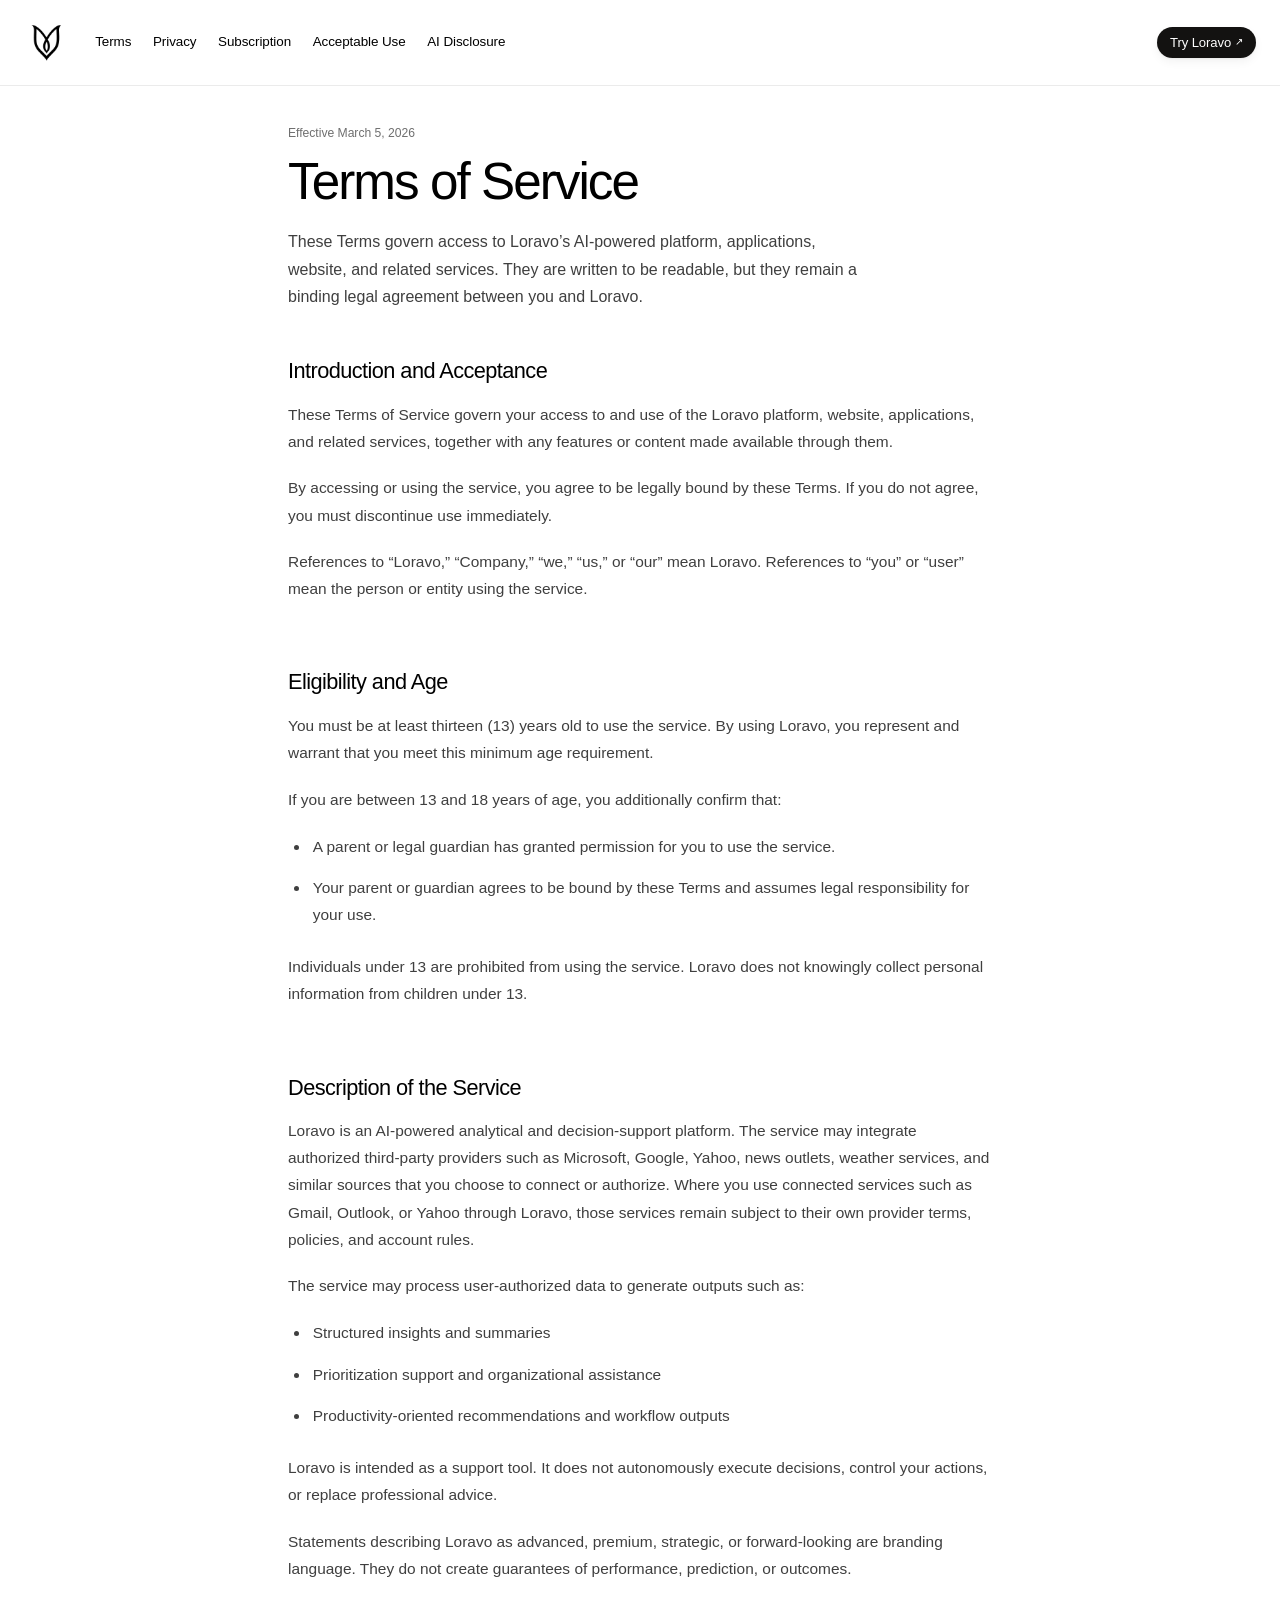
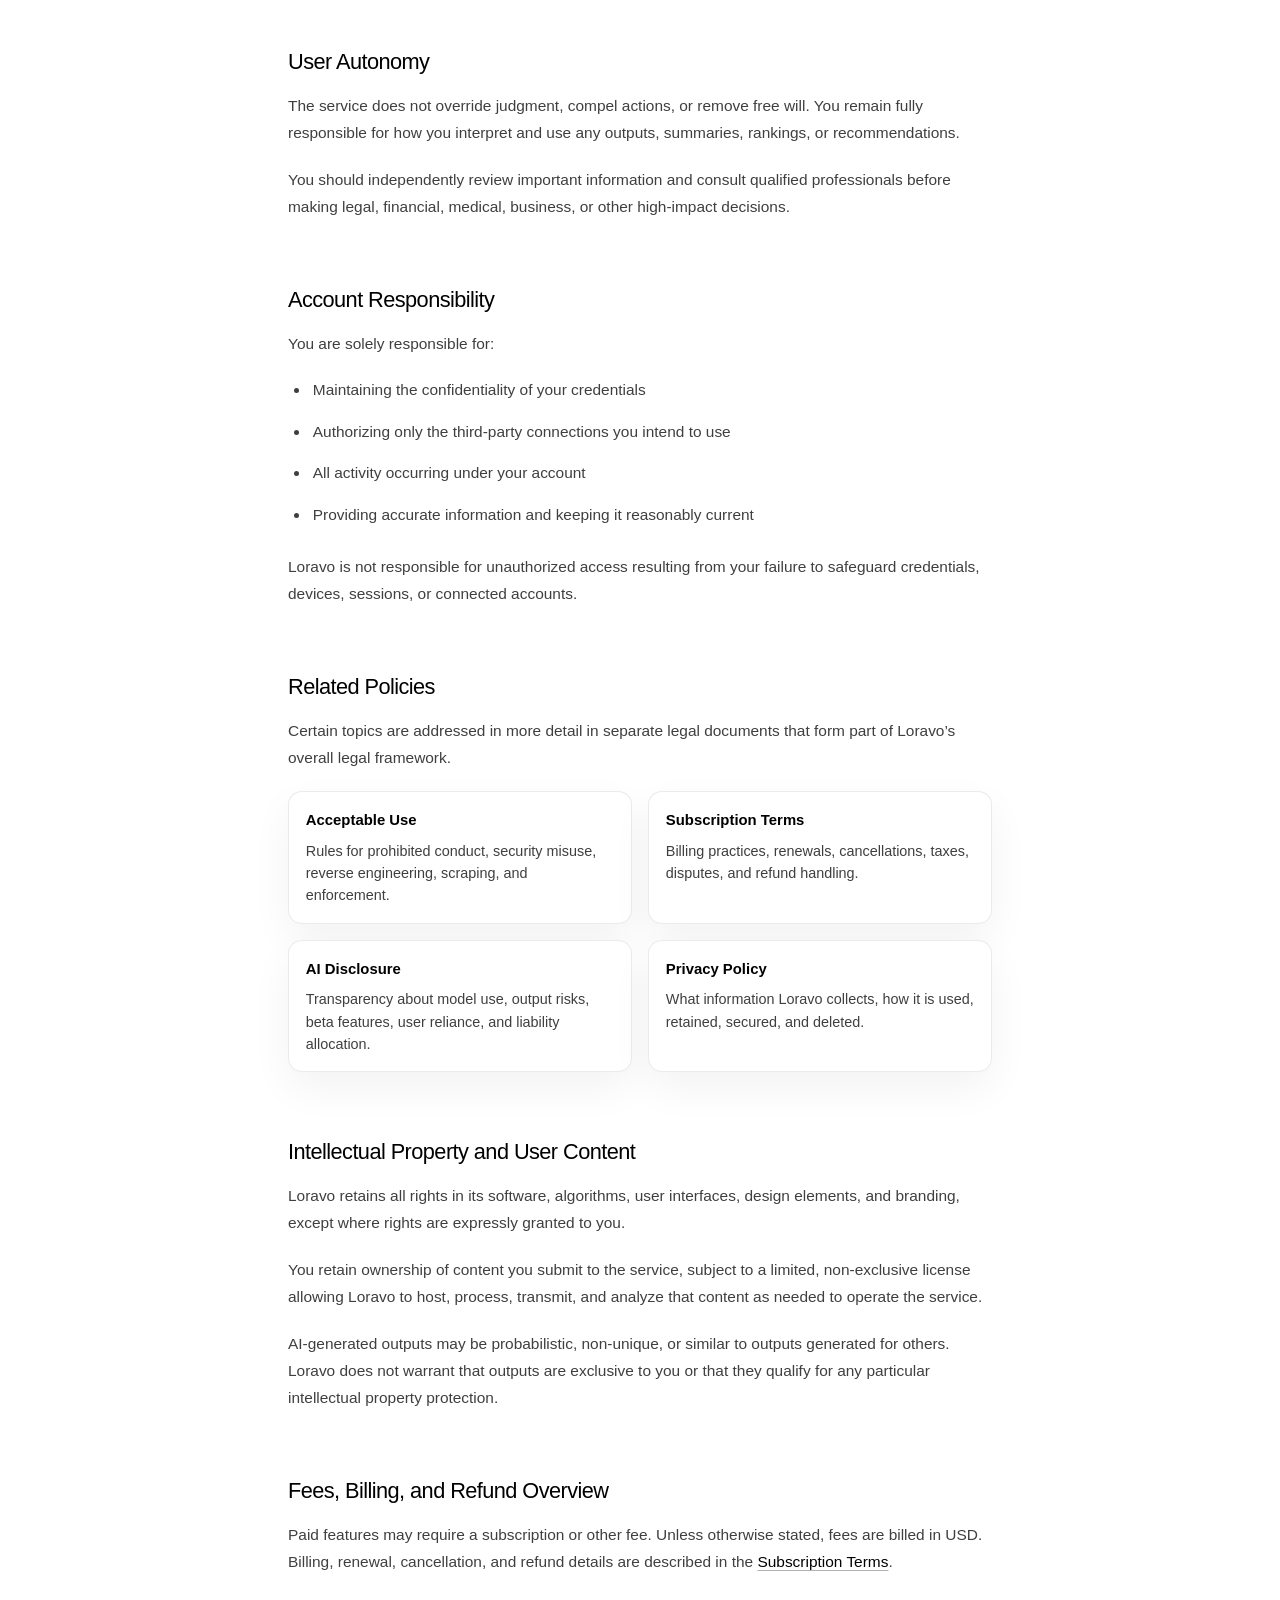
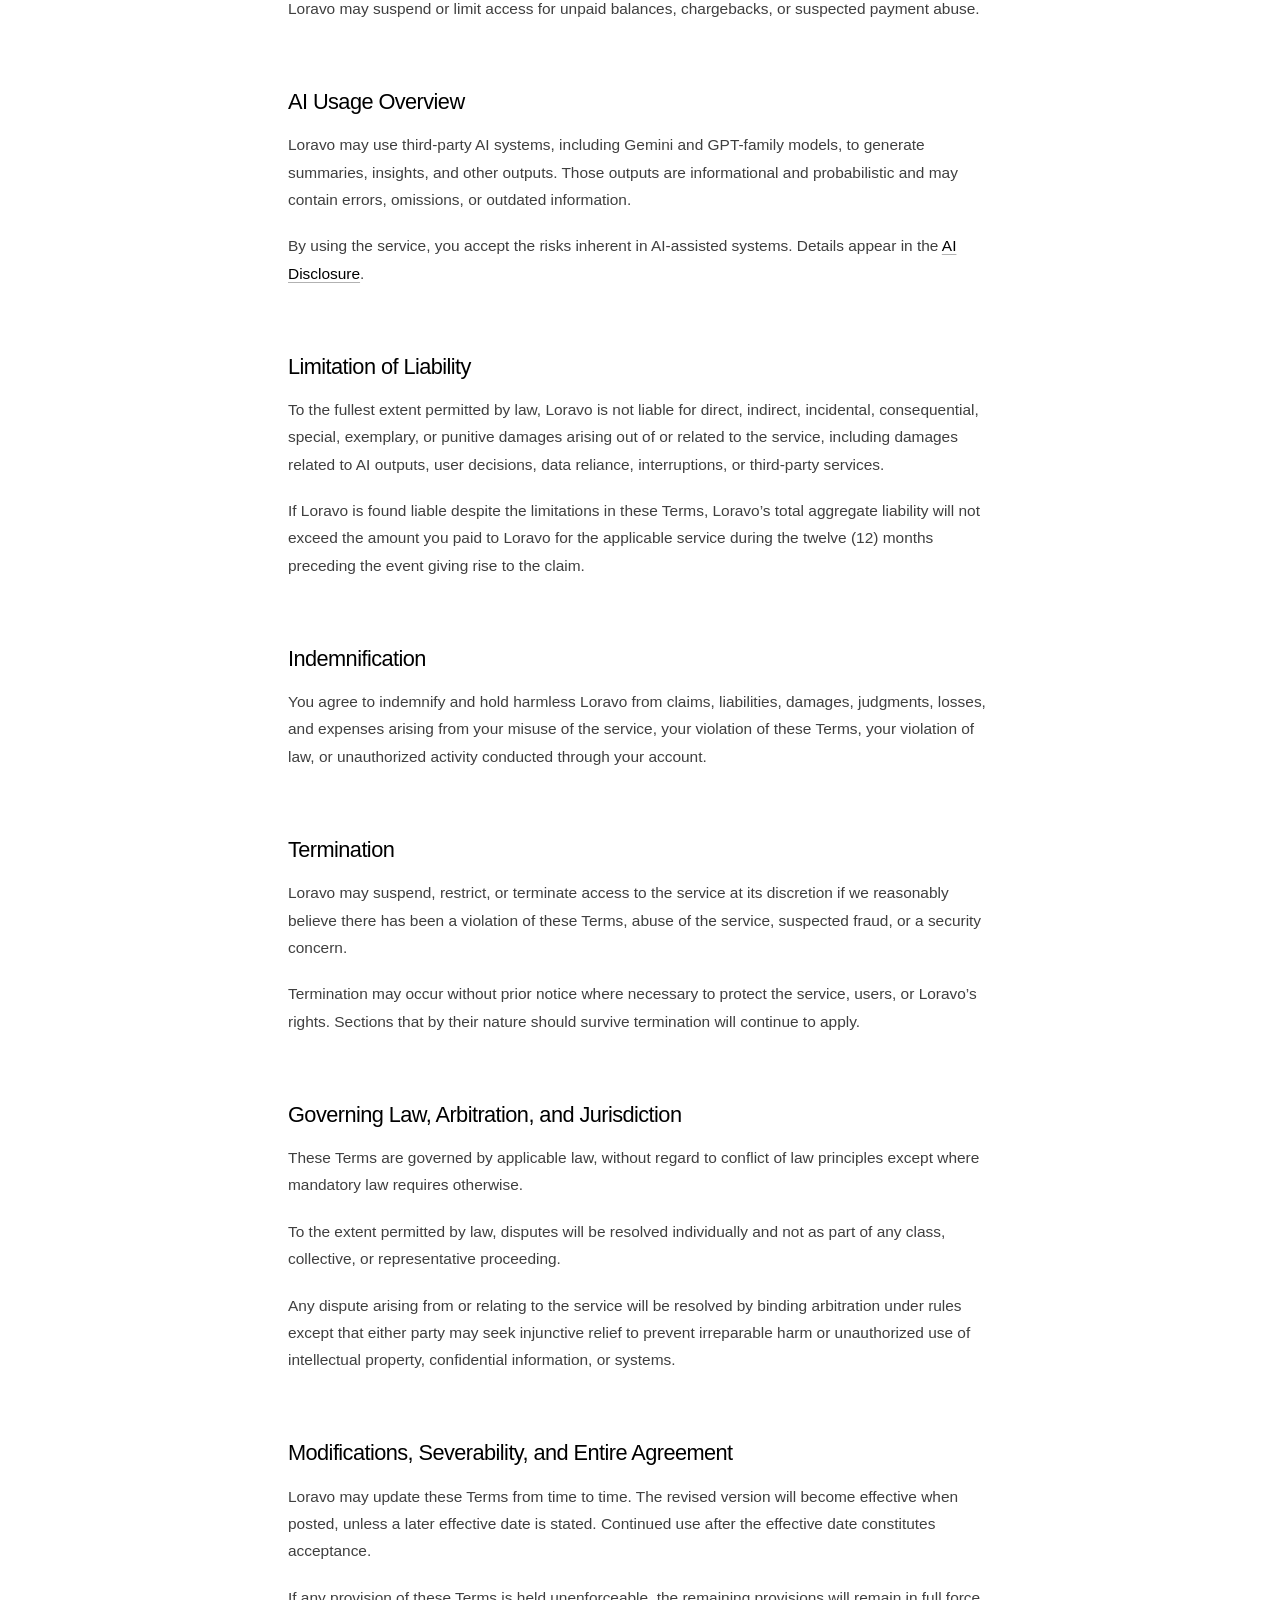
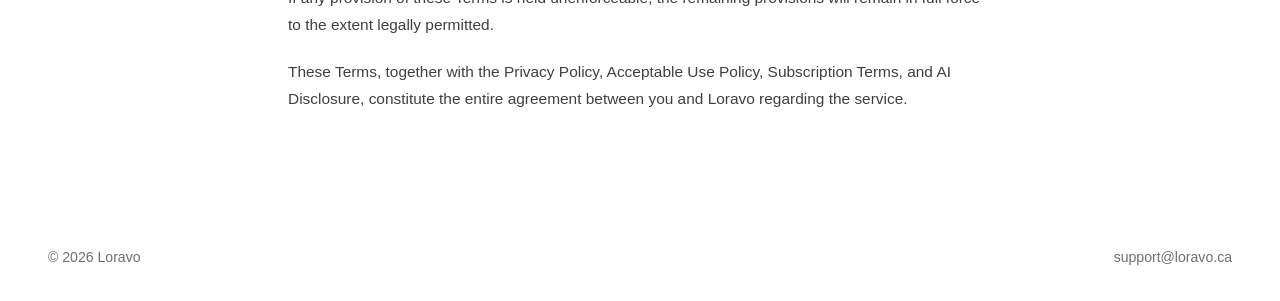
<file: index.html>
<!DOCTYPE html>
<html lang="en">
<head>
  <meta charset="UTF-8" />
  <meta name="viewport" content="width=device-width, initial-scale=1.0" />
  <title>Terms of Service | Loravo Legal</title>
  <meta
    name="description"
    content="Loravo Terms of Service covering use of the platform, account responsibilities, acceptable use, billing, AI disclosures, and dispute terms."
  />
  <link rel="stylesheet" href="style.css" />
  <script src="script.js" defer></script>
</head>
<body data-page="Terms of Service">
  <header class="site-header">
    <div class="nav-container">
      <div class="header-left">
        <a href="index.html" class="site-logo" aria-label="Loravo home">
          <img src="logo.png" alt="Loravo logo" class="site-logo-mark" />
        </a>

        <nav class="site-nav" id="site-nav" aria-label="Legal">
          <a href="index.html" class="active" aria-current="page">Terms</a>
          <a href="privacy.html">Privacy</a>
          <a href="subscription.html">Subscription</a>
          <a href="acceptable-use.html">Acceptable Use</a>
          <a href="ai-disclosure.html">AI Disclosure</a>
        </nav>
      </div>

      <div class="header-right">
        <a href="index.html" class="site-cta">Try Loravo <span aria-hidden="true">↗</span></a>
      </div>

      <button
        class="nav-toggle"
        type="button"
        aria-expanded="false"
        aria-controls="site-nav"
        aria-label="Open navigation"
      >
        <span></span>
        <span></span>
      </button>
    </div>
  </header>

  <main class="page-shell">
    <section class="page-intro">
      <div class="title-block">
        <p class="meta">Effective March 5, 2026</p>
        <h1>Terms of Service</h1>
        <p class="intro">
          These Terms govern access to Loravo’s AI-powered platform, applications, website, and related services.
          They are written to be readable, but they remain a binding legal agreement between you and Loravo.
        </p>
      </div>
    </section>

    <article class="legal-document">
        <section id="acceptance">
          <h2>Introduction and Acceptance</h2>
          <p>
            These Terms of Service govern your access to and use of the Loravo platform, website, applications,
            and related services, together with any features or content made available through them.
          </p>
          <p>
            By accessing or using the service, you agree to be legally bound by these Terms. If you do not agree,
            you must discontinue use immediately.
          </p>
          <p>
            References to “Loravo,” “Company,” “we,” “us,” or “our” mean Loravo. References to “you” or “user”
            mean the person or entity using the service.
          </p>
        </section>

        <section id="eligibility">
          <h2>Eligibility and Age</h2>
          <p>
            You must be at least thirteen (13) years old to use the service. By using Loravo, you represent and
            warrant that you meet this minimum age requirement.
          </p>
          <p>If you are between 13 and 18 years of age, you additionally confirm that:</p>
          <ul>
            <li>A parent or legal guardian has granted permission for you to use the service.</li>
            <li>Your parent or guardian agrees to be bound by these Terms and assumes legal responsibility for your use.</li>
          </ul>
          <p>
            Individuals under 13 are prohibited from using the service. Loravo does not knowingly collect personal
            information from children under 13.
          </p>
        </section>

        <section id="service">
          <h2>Description of the Service</h2>
          <p>
            Loravo is an AI-powered analytical and decision-support platform. The service may integrate authorized
            third-party providers such as Microsoft, Google, Yahoo, news outlets, weather services, and similar sources
            that you choose to connect or authorize. Where you use connected services such as Gmail, Outlook, or Yahoo
            through Loravo, those services remain subject to their own provider terms, policies, and account rules.
          </p>
          <p>The service may process user-authorized data to generate outputs such as:</p>
          <ul>
            <li>Structured insights and summaries</li>
            <li>Prioritization support and organizational assistance</li>
            <li>Productivity-oriented recommendations and workflow outputs</li>
          </ul>
          <p>
            Loravo is intended as a support tool. It does not autonomously execute decisions, control your actions,
            or replace professional advice.
          </p>
          <p>
            Statements describing Loravo as advanced, premium, strategic, or forward-looking are branding language.
            They do not create guarantees of performance, prediction, or outcomes.
          </p>
        </section>

        <section id="autonomy">
          <h2>User Autonomy</h2>
          <p>
            The service does not override judgment, compel actions, or remove free will. You remain fully responsible
            for how you interpret and use any outputs, summaries, rankings, or recommendations.
          </p>
          <p>
            You should independently review important information and consult qualified professionals before making legal,
            financial, medical, business, or other high-impact decisions.
          </p>
        </section>

        <section id="account">
          <h2>Account Responsibility</h2>
          <p>You are solely responsible for:</p>
          <ul>
            <li>Maintaining the confidentiality of your credentials</li>
            <li>Authorizing only the third-party connections you intend to use</li>
            <li>All activity occurring under your account</li>
            <li>Providing accurate information and keeping it reasonably current</li>
          </ul>
          <p>
            Loravo is not responsible for unauthorized access resulting from your failure to safeguard credentials,
            devices, sessions, or connected accounts.
          </p>
        </section>

        <section id="linked-policies">
          <h2>Related Policies</h2>
          <p>
            Certain topics are addressed in more detail in separate legal documents that form part of Loravo’s overall
            legal framework.
          </p>
          <div class="policy-grid">
            <a class="policy-card" href="acceptable-use.html">
              <strong>Acceptable Use</strong>
              <span>Rules for prohibited conduct, security misuse, reverse engineering, scraping, and enforcement.</span>
            </a>
            <a class="policy-card" href="subscription.html">
              <strong>Subscription Terms</strong>
              <span>Billing practices, renewals, cancellations, taxes, disputes, and refund handling.</span>
            </a>
            <a class="policy-card" href="ai-disclosure.html">
              <strong>AI Disclosure</strong>
              <span>Transparency about model use, output risks, beta features, user reliance, and liability allocation.</span>
            </a>
            <a class="policy-card" href="privacy.html">
              <strong>Privacy Policy</strong>
              <span>What information Loravo collects, how it is used, retained, secured, and deleted.</span>
            </a>
          </div>
        </section>

        <section>
          <h2>Intellectual Property and User Content</h2>
          <p>
            Loravo retains all rights in its software, algorithms, user interfaces, design elements, and branding,
            except where rights are expressly granted to you.
          </p>
          <p>
            You retain ownership of content you submit to the service, subject to a limited, non-exclusive license
            allowing Loravo to host, process, transmit, and analyze that content as needed to operate the service.
          </p>
          <p>
            AI-generated outputs may be probabilistic, non-unique, or similar to outputs generated for others. Loravo
            does not warrant that outputs are exclusive to you or that they qualify for any particular intellectual property protection.
          </p>
        </section>

        <section>
          <h2>Fees, Billing, and Refund Overview</h2>
          <p>
            Paid features may require a subscription or other fee. Unless otherwise stated, fees are billed in USD.
            Billing, renewal, cancellation, and refund details are described in the
            <a href="subscription.html">Subscription Terms</a>.
          </p>
          <p>
            Loravo may suspend or limit access for unpaid balances, chargebacks, or suspected payment abuse.
          </p>
        </section>

        <section>
          <h2>AI Usage Overview</h2>
          <p>
            Loravo may use third-party AI systems, including Gemini and GPT-family models, to generate summaries,
            insights, and other outputs. Those outputs are informational and probabilistic and may contain errors,
            omissions, or outdated information.
          </p>
          <p>
            By using the service, you accept the risks inherent in AI-assisted systems. Details appear in the
            <a href="ai-disclosure.html">AI Disclosure</a>.
          </p>
        </section>

        <section id="liability">
          <h2>Limitation of Liability</h2>
          <p>
            To the fullest extent permitted by law, Loravo is not liable for direct, indirect, incidental,
            consequential, special, exemplary, or punitive damages arising out of or related to the service,
            including damages related to AI outputs, user decisions, data reliance, interruptions, or third-party services.
          </p>
          <p>
            If Loravo is found liable despite the limitations in these Terms, Loravo’s total aggregate liability
            will not exceed the amount you paid to Loravo for the applicable service during the twelve (12) months
            preceding the event giving rise to the claim.
          </p>
        </section>

        <section id="indemnification">
          <h2>Indemnification</h2>
          <p>
            You agree to indemnify and hold harmless Loravo from claims, liabilities, damages, judgments, losses,
            and expenses arising from your misuse of the service, your violation of these Terms, your violation of law,
            or unauthorized activity conducted through your account.
          </p>
        </section>

        <section id="termination">
          <h2>Termination</h2>
          <p>
            Loravo may suspend, restrict, or terminate access to the service at its discretion if we reasonably believe
            there has been a violation of these Terms, abuse of the service, suspected fraud, or a security concern.
          </p>
          <p>
            Termination may occur without prior notice where necessary to protect the service, users, or Loravo’s rights.
            Sections that by their nature should survive termination will continue to apply.
          </p>
        </section>

        <section id="disputes">
          <h2>Governing Law, Arbitration, and Jurisdiction</h2>
          <p>
            These Terms are governed by applicable law,
            without regard to conflict of law principles except where mandatory law requires otherwise.
          </p>
          <p>
            To the extent permitted by law, disputes will be resolved individually and not as part of any class,
            collective, or representative proceeding.
          </p>
          <p>
            Any dispute arising from or relating to the service will be resolved by binding arbitration under rules
            except that either party may seek injunctive relief to prevent irreparable harm
            or unauthorized use of intellectual property, confidential information, or systems.
          </p>
        </section>

        <section id="miscellaneous">
          <h2>Modifications, Severability, and Entire Agreement</h2>
          <p>
            Loravo may update these Terms from time to time. The revised version will become effective when posted,
            unless a later effective date is stated. Continued use after the effective date constitutes acceptance.
          </p>
          <p>
            If any provision of these Terms is held unenforceable, the remaining provisions will remain in full force
            to the extent legally permitted.
          </p>
          <p>
            These Terms, together with the Privacy Policy, Acceptable Use Policy, Subscription Terms, and AI Disclosure,
            constitute the entire agreement between you and Loravo regarding the service.
          </p>
        </section>
    </article>
  </main>

  <footer class="site-footer">
    <div class="footer-inner">
      <p>&copy; 2026 Loravo</p>
      <a href="mailto:support@loravo.ca">support@loravo.ca</a>
    </div>
  </footer>
</body>
</html>
</file>
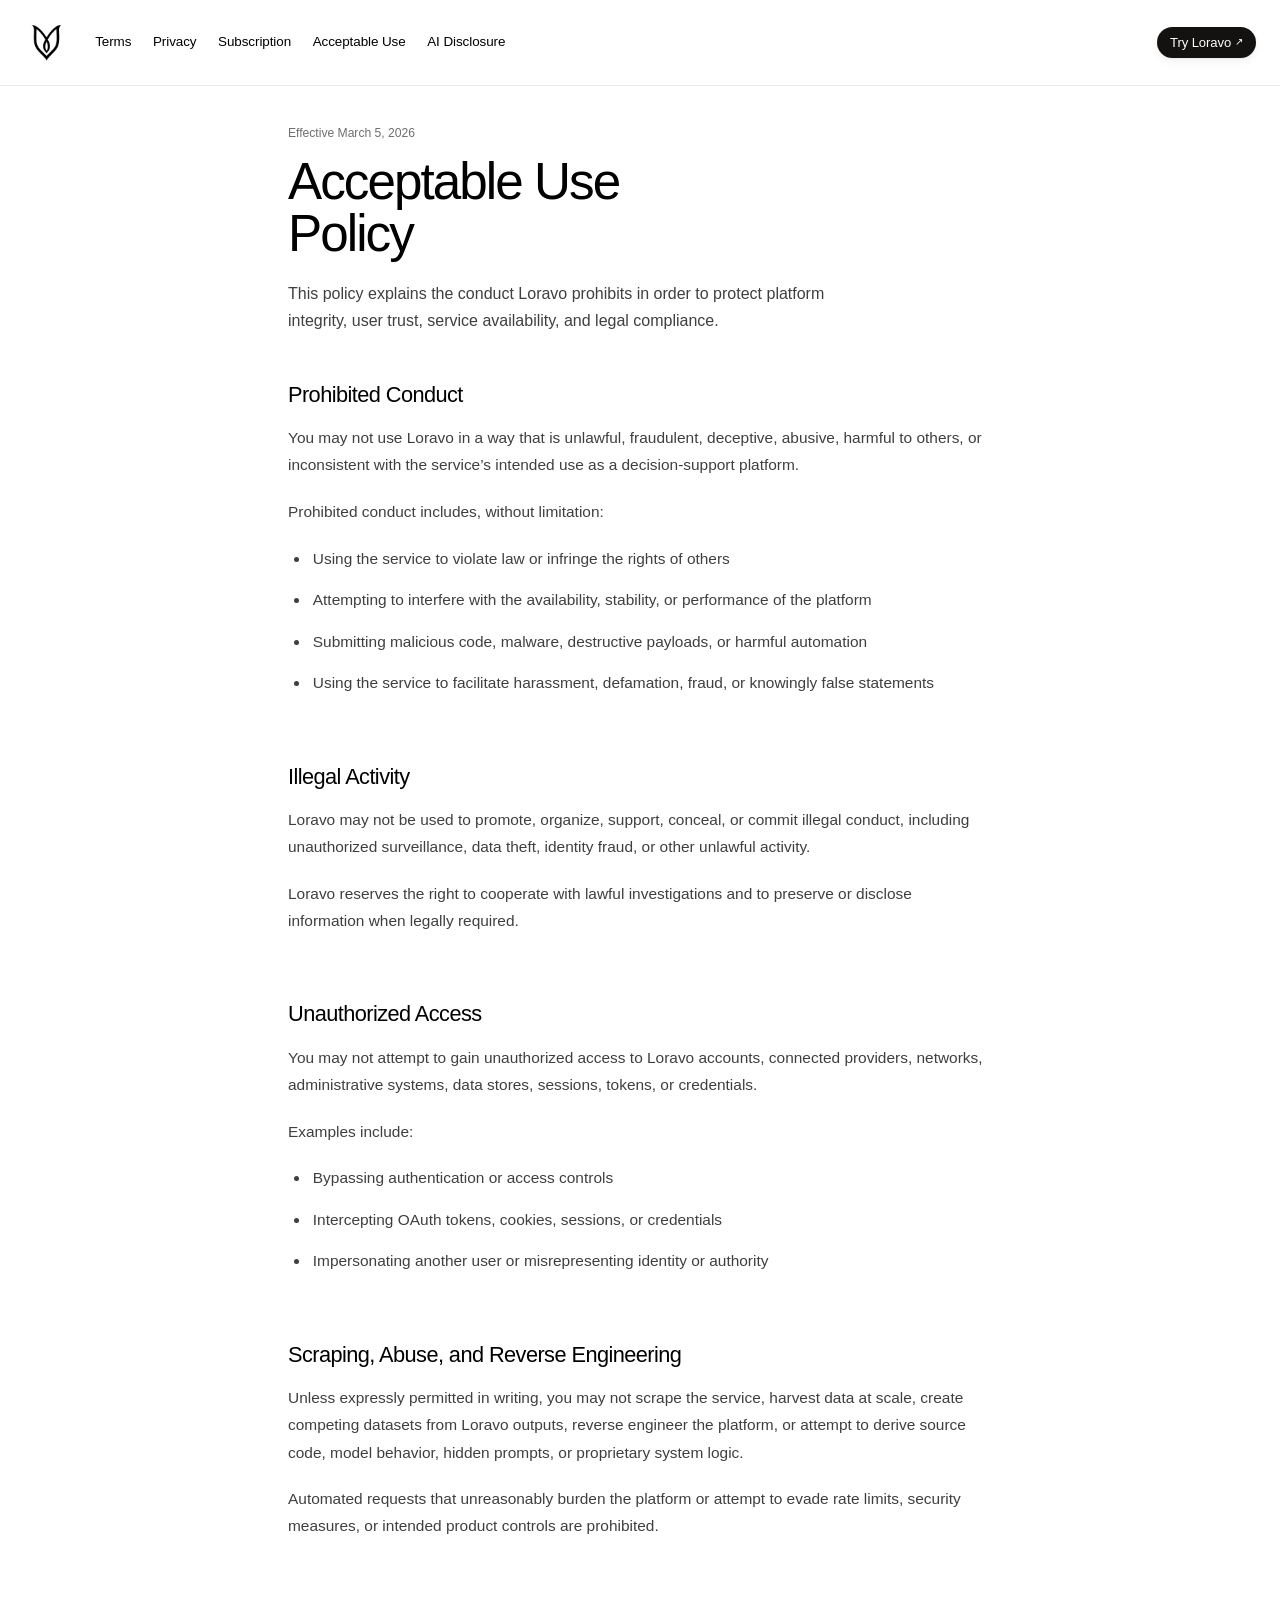
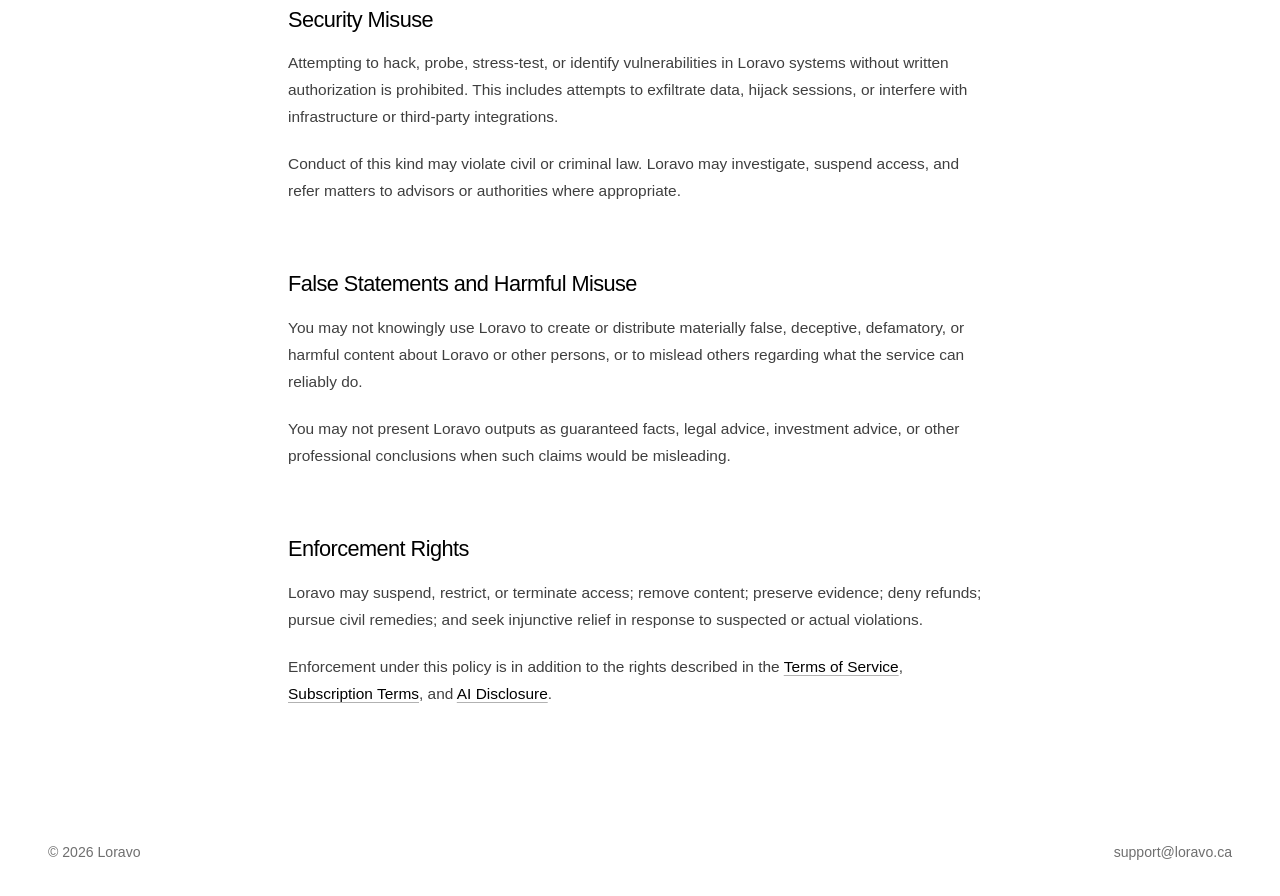
<file: acceptable-use.html>
<!DOCTYPE html>
<html lang="en">
<head>
  <meta charset="UTF-8" />
  <meta name="viewport" content="width=device-width, initial-scale=1.0" />
  <title>Acceptable Use Policy | Loravo Legal</title>
  <meta
    name="description"
    content="Loravo Acceptable Use Policy covering prohibited conduct, security misuse, reverse engineering, false statements, and enforcement."
  />
  <link rel="stylesheet" href="style.css" />
  <script src="script.js" defer></script>
</head>
<body data-page="Acceptable Use Policy">
  <header class="site-header">
    <div class="nav-container">
      <div class="header-left">
        <a href="index.html" class="site-logo" aria-label="Loravo home">
          <img src="logo.png" alt="Loravo logo" class="site-logo-mark" />
        </a>

        <nav class="site-nav" id="site-nav" aria-label="Legal">
          <a href="index.html">Terms</a>
          <a href="privacy.html">Privacy</a>
          <a href="subscription.html">Subscription</a>
          <a href="acceptable-use.html" class="active" aria-current="page">Acceptable Use</a>
          <a href="ai-disclosure.html">AI Disclosure</a>
        </nav>
      </div>

      <div class="header-right">
        <a href="index.html" class="site-cta">Try Loravo <span aria-hidden="true">↗</span></a>
      </div>

      <button
        class="nav-toggle"
        type="button"
        aria-expanded="false"
        aria-controls="site-nav"
        aria-label="Open navigation"
      >
        <span></span>
        <span></span>
      </button>
    </div>
  </header>

  <main class="page-shell">
    <section class="page-intro">
      <div class="title-block">
        <p class="meta">Effective March 5, 2026</p>
        <h1>Acceptable Use Policy</h1>
        <p class="intro">
          This policy explains the conduct Loravo prohibits in order to protect platform integrity, user trust,
          service availability, and legal compliance.
        </p>
      </div>
    </section>

    <article class="legal-document">
        <section id="prohibited">
          <h2>Prohibited Conduct</h2>
          <p>
            You may not use Loravo in a way that is unlawful, fraudulent, deceptive, abusive, harmful to others,
            or inconsistent with the service’s intended use as a decision-support platform.
          </p>
          <p>Prohibited conduct includes, without limitation:</p>
          <ul>
            <li>Using the service to violate law or infringe the rights of others</li>
            <li>Attempting to interfere with the availability, stability, or performance of the platform</li>
            <li>Submitting malicious code, malware, destructive payloads, or harmful automation</li>
            <li>Using the service to facilitate harassment, defamation, fraud, or knowingly false statements</li>
          </ul>
        </section>

        <section id="illegal">
          <h2>Illegal Activity</h2>
          <p>
            Loravo may not be used to promote, organize, support, conceal, or commit illegal conduct, including
            unauthorized surveillance, data theft, identity fraud, or other unlawful activity.
          </p>
          <p>
            Loravo reserves the right to cooperate with lawful investigations and to preserve or disclose information
            when legally required.
          </p>
        </section>

        <section id="access">
          <h2>Unauthorized Access</h2>
          <p>
            You may not attempt to gain unauthorized access to Loravo accounts, connected providers, networks,
            administrative systems, data stores, sessions, tokens, or credentials.
          </p>
          <p>Examples include:</p>
          <ul>
            <li>Bypassing authentication or access controls</li>
            <li>Intercepting OAuth tokens, cookies, sessions, or credentials</li>
            <li>Impersonating another user or misrepresenting identity or authority</li>
          </ul>
        </section>

        <section id="reverse">
          <h2>Scraping, Abuse, and Reverse Engineering</h2>
          <p>
            Unless expressly permitted in writing, you may not scrape the service, harvest data at scale, create
            competing datasets from Loravo outputs, reverse engineer the platform, or attempt to derive source code,
            model behavior, hidden prompts, or proprietary system logic.
          </p>
          <p>
            Automated requests that unreasonably burden the platform or attempt to evade rate limits, security measures,
            or intended product controls are prohibited.
          </p>
        </section>

        <section id="security">
          <h2>Security Misuse</h2>
          <p>
            Attempting to hack, probe, stress-test, or identify vulnerabilities in Loravo systems without written
            authorization is prohibited. This includes attempts to exfiltrate data, hijack sessions, or interfere
            with infrastructure or third-party integrations.
          </p>
          <p>
            Conduct of this kind may violate civil or criminal law. Loravo may investigate, suspend access, and refer
            matters to advisors or authorities where appropriate.
          </p>
        </section>

        <section id="harm">
          <h2>False Statements and Harmful Misuse</h2>
          <p>
            You may not knowingly use Loravo to create or distribute materially false, deceptive, defamatory, or harmful
            content about Loravo or other persons, or to mislead others regarding what the service can reliably do.
          </p>
          <p>
            You may not present Loravo outputs as guaranteed facts, legal advice, investment advice, or other
            professional conclusions when such claims would be misleading.
          </p>
        </section>

        <section id="enforcement">
          <h2>Enforcement Rights</h2>
          <p>
            Loravo may suspend, restrict, or terminate access; remove content; preserve evidence; deny refunds;
            pursue civil remedies; and seek injunctive relief in response to suspected or actual violations.
          </p>
          <p>
            Enforcement under this policy is in addition to the rights described in the
            <a href="index.html">Terms of Service</a>, <a href="subscription.html">Subscription Terms</a>,
            and <a href="ai-disclosure.html">AI Disclosure</a>.
          </p>
        </section>
    </article>
  </main>

  <footer class="site-footer">
    <div class="footer-inner">
      <p>&copy; 2026 Loravo</p>
      <a href="mailto:support@loravo.ca">support@loravo.ca</a>
    </div>
  </footer>
</body>
</html>
</file>
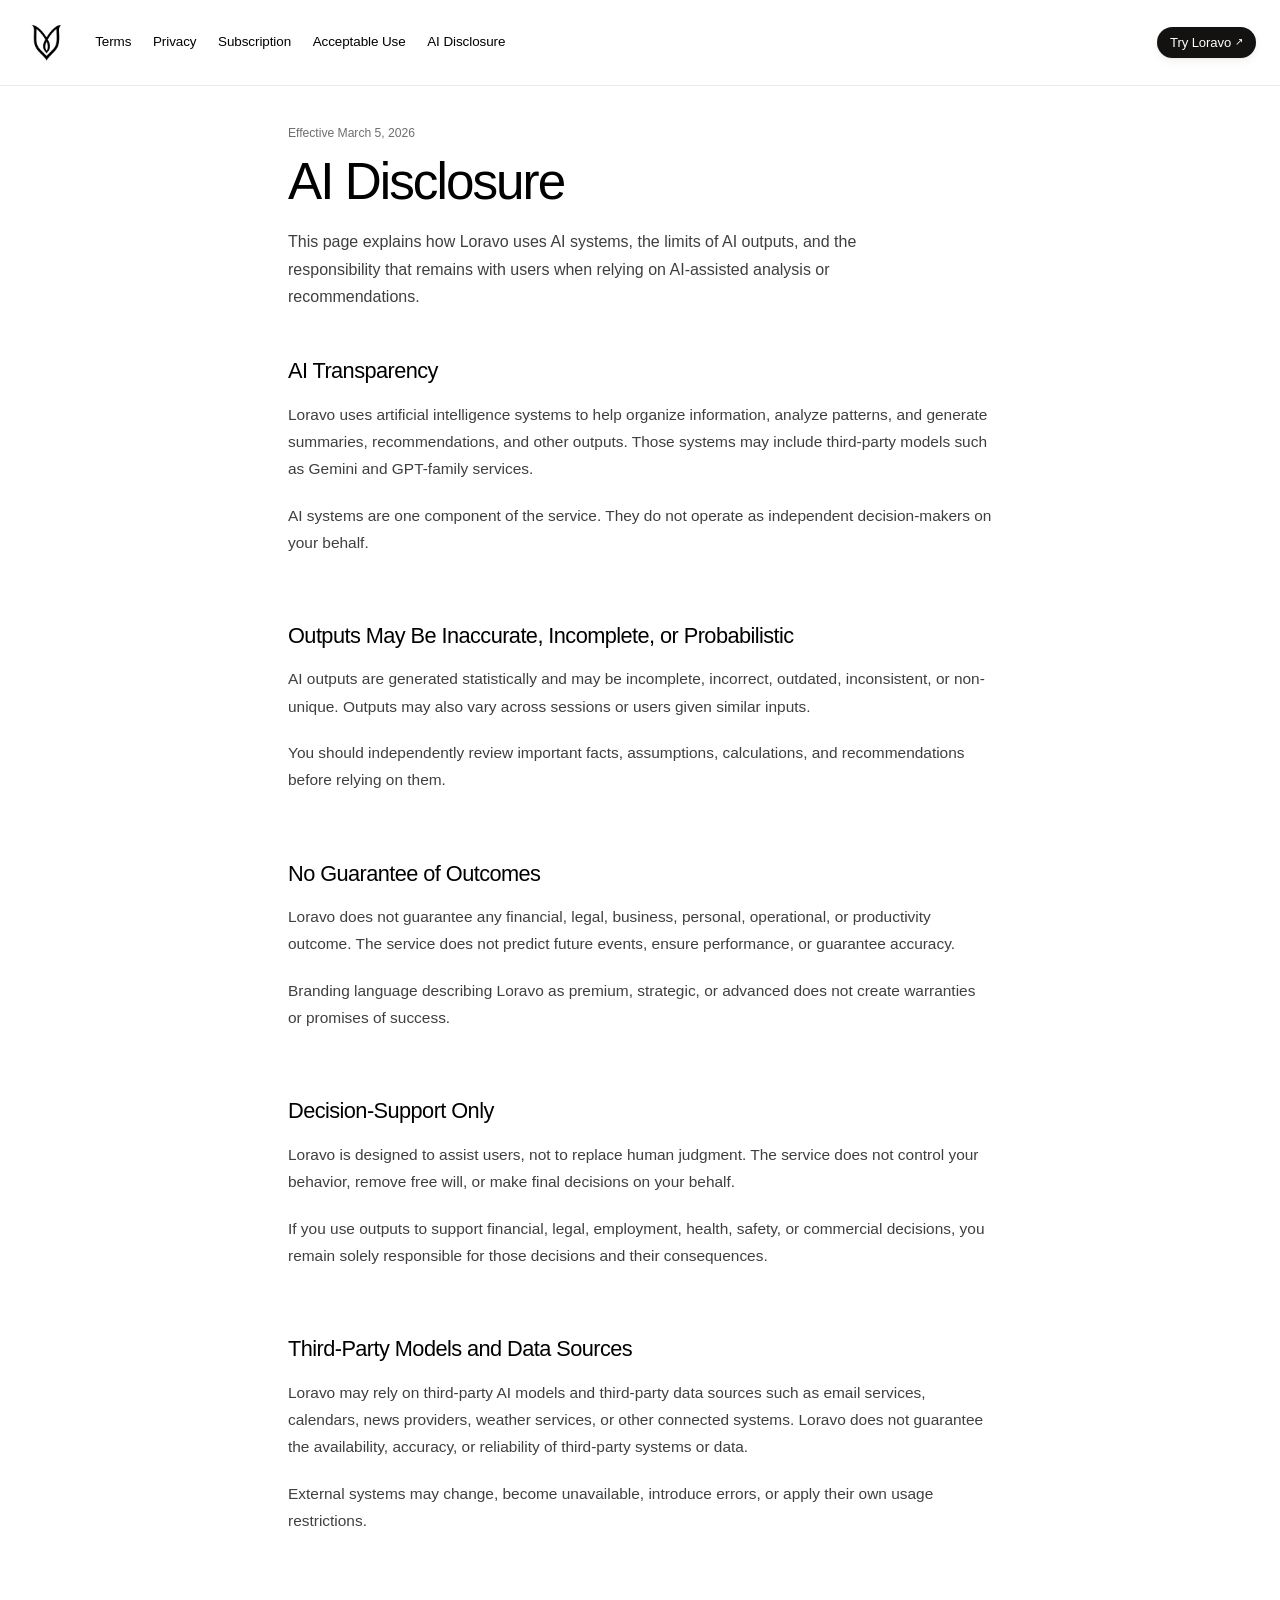
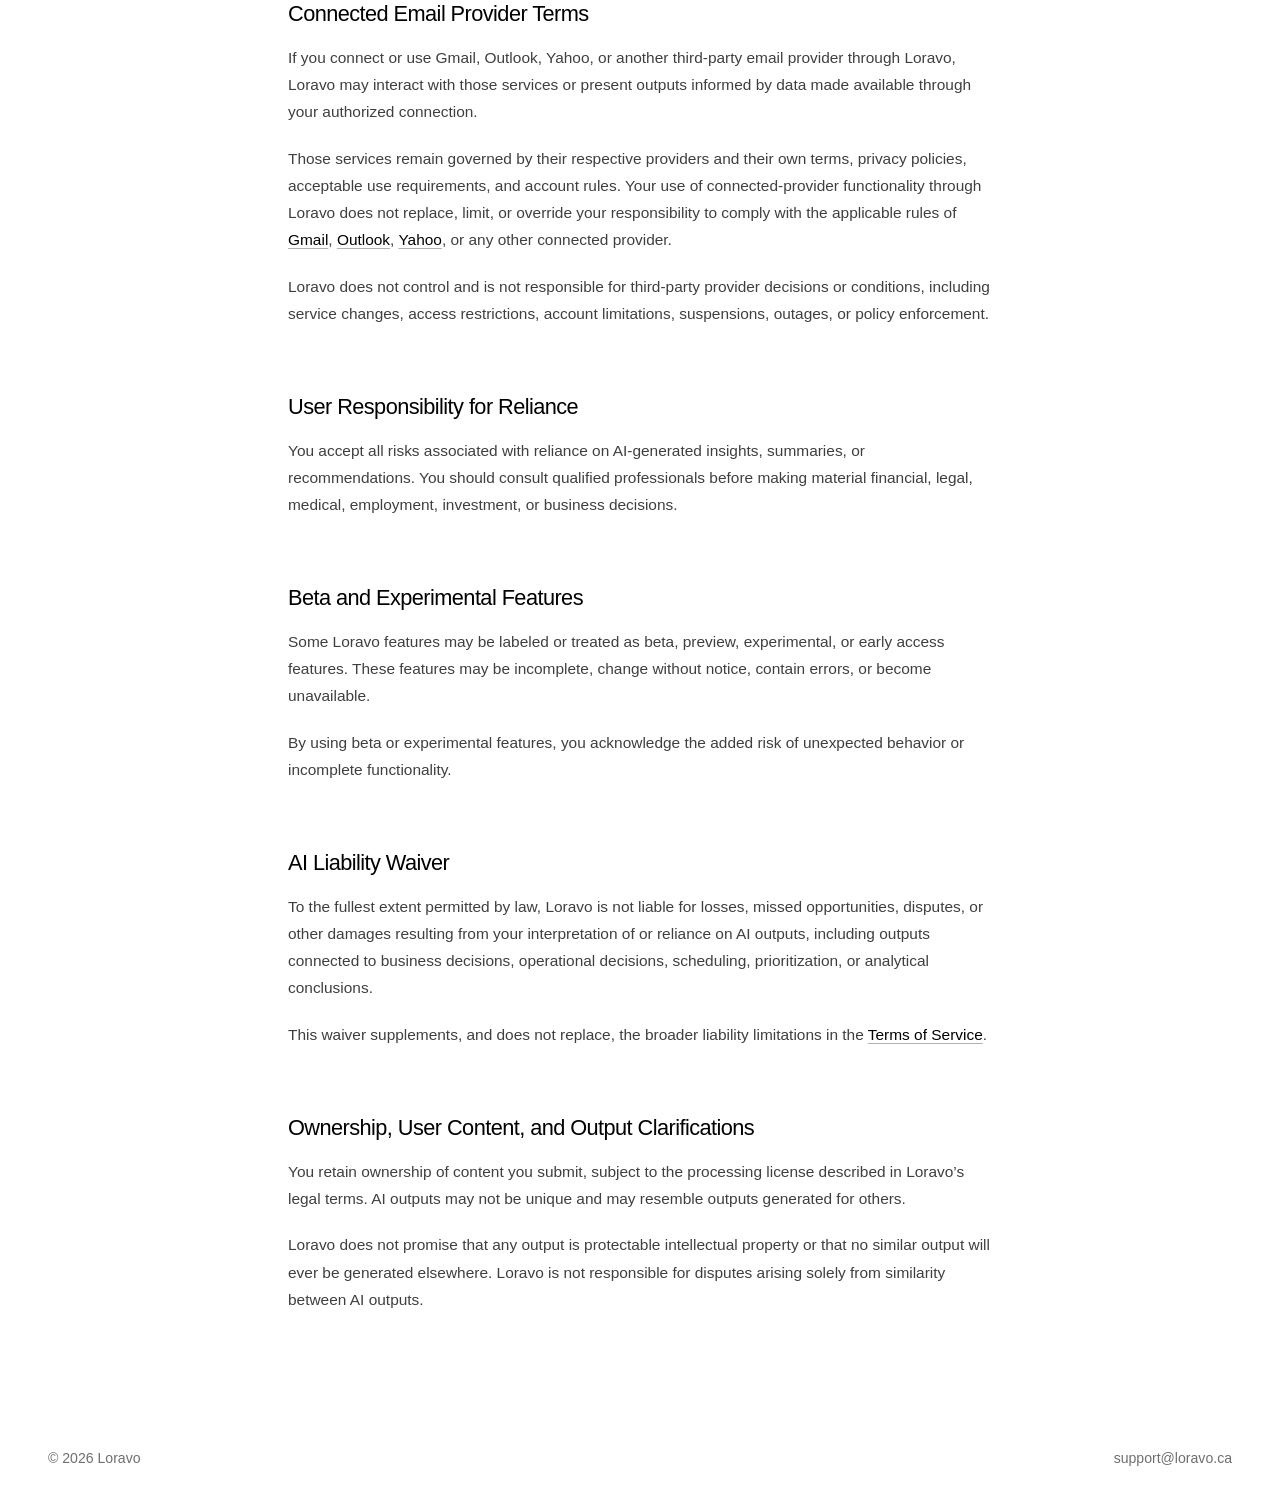
<file: ai-disclosure.html>
<!DOCTYPE html>
<html lang="en">
<head>
  <meta charset="UTF-8" />
  <meta name="viewport" content="width=device-width, initial-scale=1.0" />
  <title>AI Disclosure | Loravo Legal</title>
  <meta
    name="description"
    content="Loravo AI transparency, output risk disclosure, beta feature notice, ownership clarifications, and liability waiver."
  />
  <link rel="stylesheet" href="style.css" />
  <script src="script.js" defer></script>
</head>
<body data-page="AI Disclosure">
  <header class="site-header">
    <div class="nav-container">
      <div class="header-left">
        <a href="index.html" class="site-logo" aria-label="Loravo home">
          <img src="logo.png" alt="Loravo logo" class="site-logo-mark" />
        </a>

        <nav class="site-nav" id="site-nav" aria-label="Legal">
          <a href="index.html">Terms</a>
          <a href="privacy.html">Privacy</a>
          <a href="subscription.html">Subscription</a>
          <a href="acceptable-use.html">Acceptable Use</a>
          <a href="ai-disclosure.html" class="active" aria-current="page">AI Disclosure</a>
        </nav>
      </div>

      <div class="header-right">
        <a href="index.html" class="site-cta">Try Loravo <span aria-hidden="true">↗</span></a>
      </div>

      <button
        class="nav-toggle"
        type="button"
        aria-expanded="false"
        aria-controls="site-nav"
        aria-label="Open navigation"
      >
        <span></span>
        <span></span>
      </button>
    </div>
  </header>

  <main class="page-shell">
    <section class="page-intro">
      <div class="title-block">
        <p class="meta">Effective March 5, 2026</p>
        <h1>AI Disclosure</h1>
        <p class="intro">
          This page explains how Loravo uses AI systems, the limits of AI outputs, and the responsibility that remains
          with users when relying on AI-assisted analysis or recommendations.
        </p>
      </div>
    </section>

    <article class="legal-document">
        <section id="transparency">
          <h2>AI Transparency</h2>
          <p>
            Loravo uses artificial intelligence systems to help organize information, analyze patterns, and generate
            summaries, recommendations, and other outputs. Those systems may include third-party models such as Gemini
            and GPT-family services.
          </p>
          <p>
            AI systems are one component of the service. They do not operate as independent decision-makers on your behalf.
          </p>
        </section>

        <section id="probabilistic">
          <h2>Outputs May Be Inaccurate, Incomplete, or Probabilistic</h2>
          <p>
            AI outputs are generated statistically and may be incomplete, incorrect, outdated, inconsistent, or
            non-unique. Outputs may also vary across sessions or users given similar inputs.
          </p>
          <p>
            You should independently review important facts, assumptions, calculations, and recommendations before relying on them.
          </p>
        </section>

        <section id="guarantees">
          <h2>No Guarantee of Outcomes</h2>
          <p>
            Loravo does not guarantee any financial, legal, business, personal, operational, or productivity outcome.
            The service does not predict future events, ensure performance, or guarantee accuracy.
          </p>
          <p>
            Branding language describing Loravo as premium, strategic, or advanced does not create warranties or promises of success.
          </p>
        </section>

        <section id="decision-support">
          <h2>Decision-Support Only</h2>
          <p>
            Loravo is designed to assist users, not to replace human judgment. The service does not control your behavior,
            remove free will, or make final decisions on your behalf.
          </p>
          <p>
            If you use outputs to support financial, legal, employment, health, safety, or commercial decisions,
            you remain solely responsible for those decisions and their consequences.
          </p>
        </section>

        <section id="third-party">
          <h2>Third-Party Models and Data Sources</h2>
          <p>
            Loravo may rely on third-party AI models and third-party data sources such as email services, calendars,
            news providers, weather services, or other connected systems. Loravo does not guarantee the availability,
            accuracy, or reliability of third-party systems or data.
          </p>
          <p>
            External systems may change, become unavailable, introduce errors, or apply their own usage restrictions.
          </p>
        </section>

        <section id="provider-terms">
          <h2>Connected Email Provider Terms</h2>
          <p>
            If you connect or use Gmail, Outlook, Yahoo, or another third-party email provider through Loravo,
            Loravo may interact with those services or present outputs informed by data made available through
            your authorized connection.
          </p>
          <p>
            Those services remain governed by their respective providers and their own terms, privacy policies,
            acceptable use requirements, and account rules. Your use of connected-provider functionality through
            Loravo does not replace, limit, or override your responsibility to comply with the applicable rules
            of <a href="https://policies.google.com/terms?hl=en-US" target="_blank" rel="noopener noreferrer">Gmail</a>,
            <a href="https://www.microsoft.com/en-ca/servicesagreement" target="_blank" rel="noopener noreferrer">Outlook</a>,
            <a href="https://legal.yahoo.com/ca/en/yahoo/terms/otos/index.html" target="_blank" rel="noopener noreferrer">Yahoo</a>,
            or any other connected provider.
          </p>
          <p>
            Loravo does not control and is not responsible for third-party provider decisions or conditions,
            including service changes, access restrictions, account limitations, suspensions, outages, or policy enforcement.
          </p>
        </section>

        <section id="user-reliance">
          <h2>User Responsibility for Reliance</h2>
          <p>
            You accept all risks associated with reliance on AI-generated insights, summaries, or recommendations.
            You should consult qualified professionals before making material financial, legal, medical, employment,
            investment, or business decisions.
          </p>
        </section>

        <section id="beta">
          <h2>Beta and Experimental Features</h2>
          <p>
            Some Loravo features may be labeled or treated as beta, preview, experimental, or early access features.
            These features may be incomplete, change without notice, contain errors, or become unavailable.
          </p>
          <p>
            By using beta or experimental features, you acknowledge the added risk of unexpected behavior or incomplete functionality.
          </p>
        </section>

        <section id="waiver">
          <h2>AI Liability Waiver</h2>
          <p>
            To the fullest extent permitted by law, Loravo is not liable for losses, missed opportunities, disputes,
            or other damages resulting from your interpretation of or reliance on AI outputs, including outputs connected
            to business decisions, operational decisions, scheduling, prioritization, or analytical conclusions.
          </p>
          <p>
            This waiver supplements, and does not replace, the broader liability limitations in the
            <a href="index.html">Terms of Service</a>.
          </p>
        </section>

        <section id="ownership">
          <h2>Ownership, User Content, and Output Clarifications</h2>
          <p>
            You retain ownership of content you submit, subject to the processing license described in Loravo’s
            legal terms. AI outputs may not be unique and may resemble outputs generated for others.
          </p>
          <p>
            Loravo does not promise that any output is protectable intellectual property or that no similar output will
            ever be generated elsewhere. Loravo is not responsible for disputes arising solely from similarity between AI outputs.
          </p>
        </section>
    </article>
  </main>

  <footer class="site-footer">
    <div class="footer-inner">
      <p>&copy; 2026 Loravo</p>
      <a href="mailto:support@loravo.ca">support@loravo.ca</a>
    </div>
  </footer>
</body>
</html>
</file>
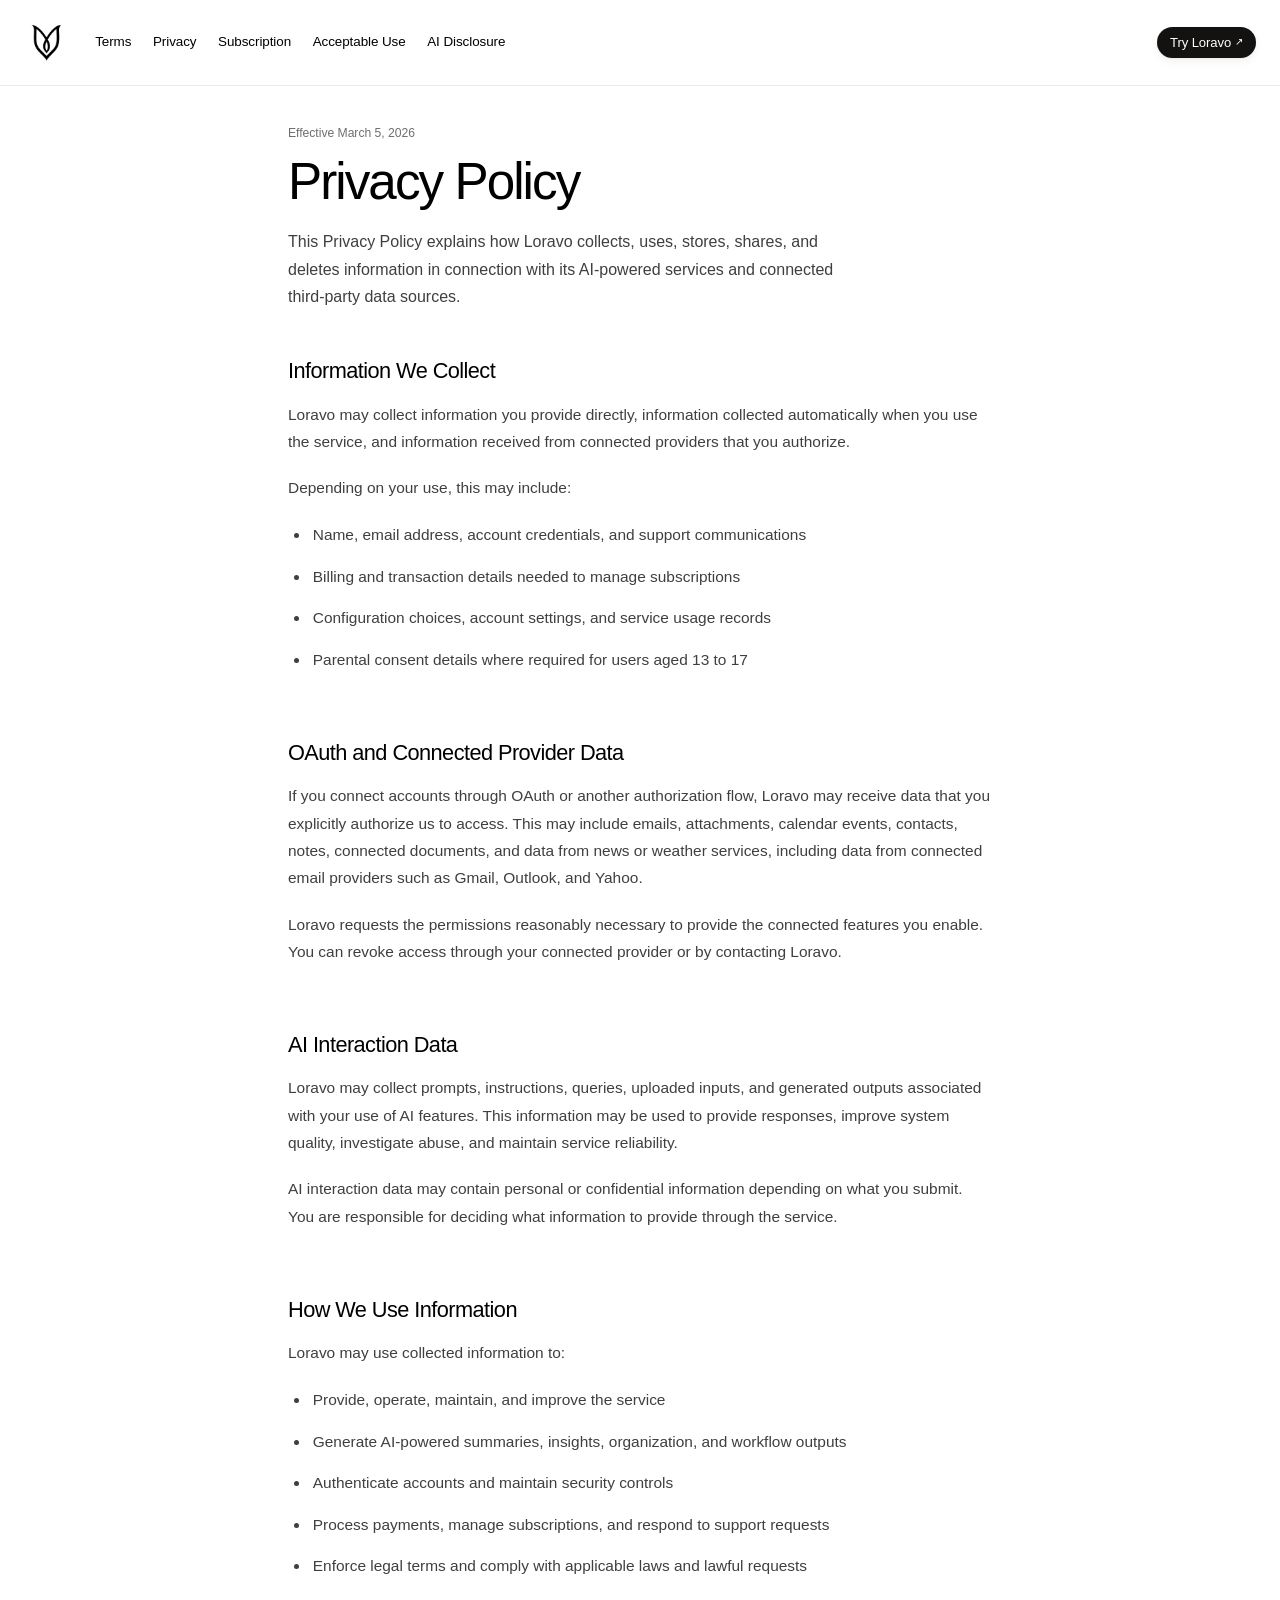
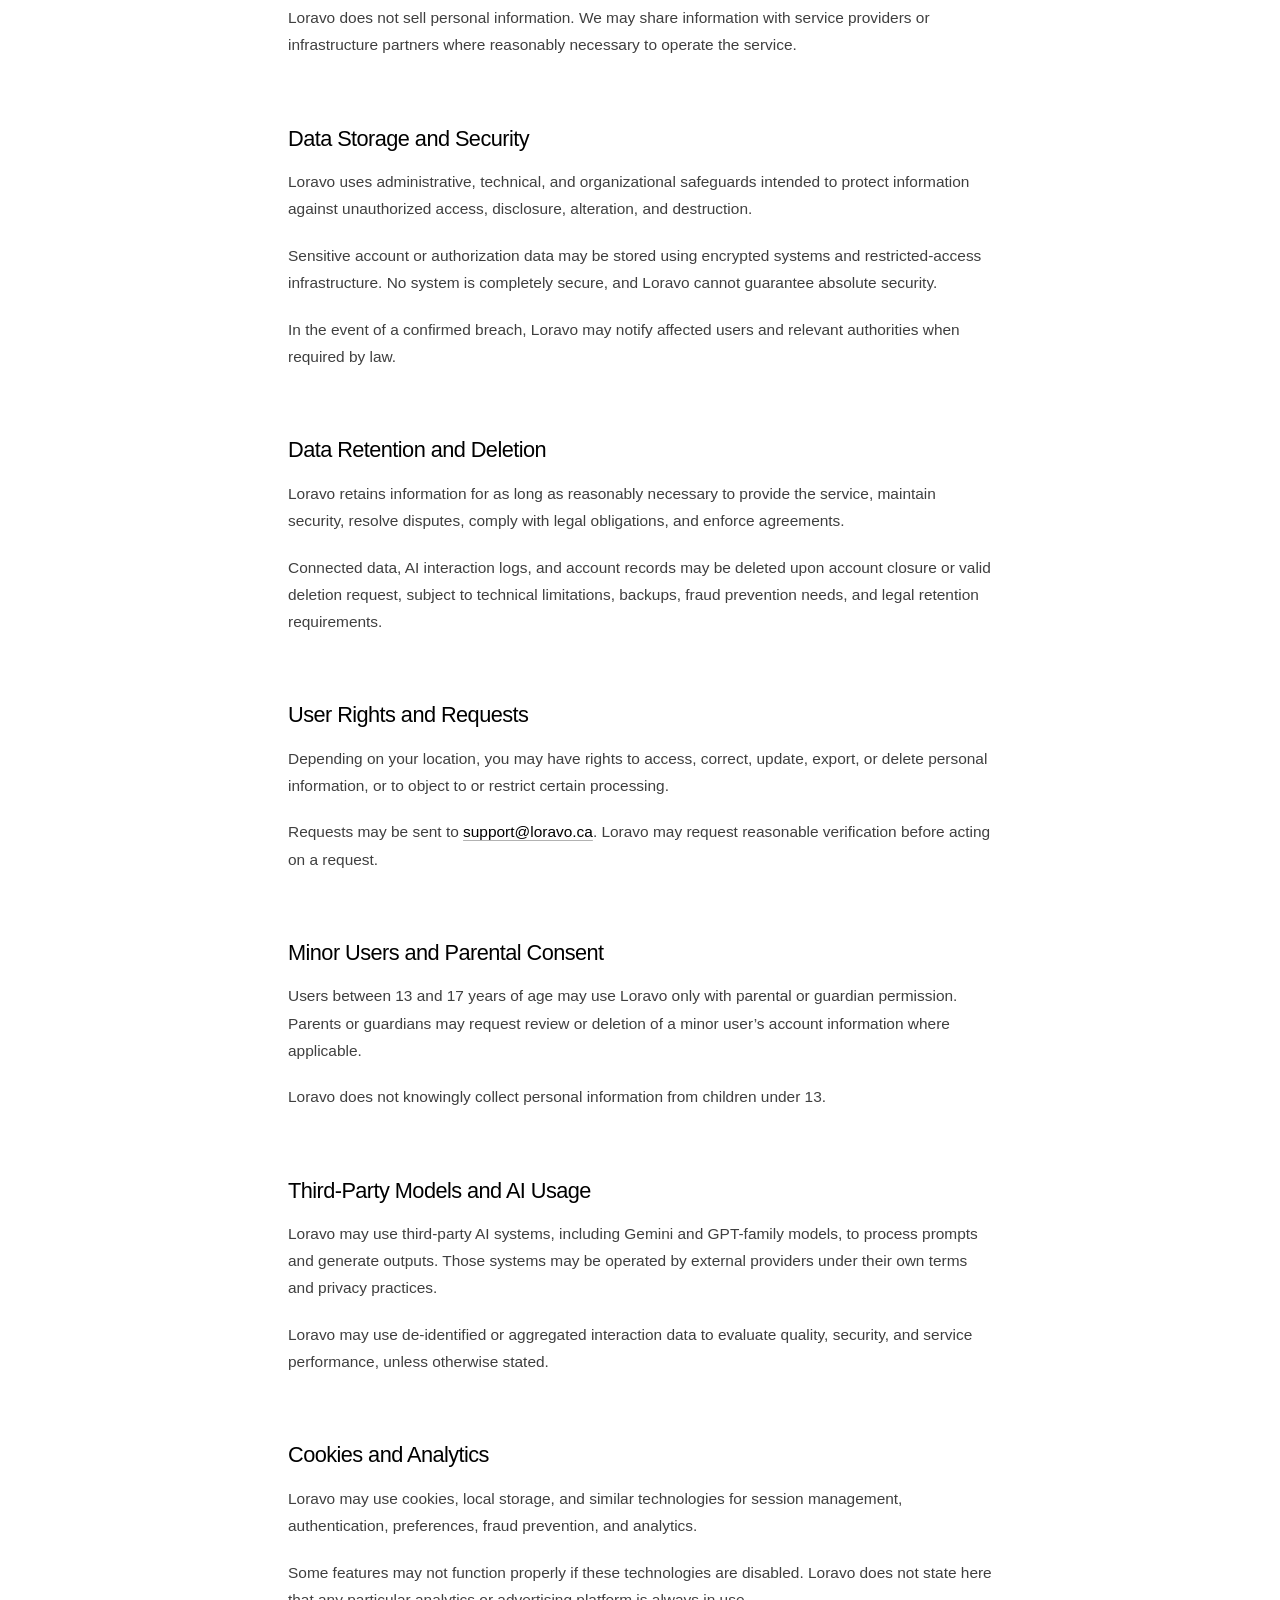
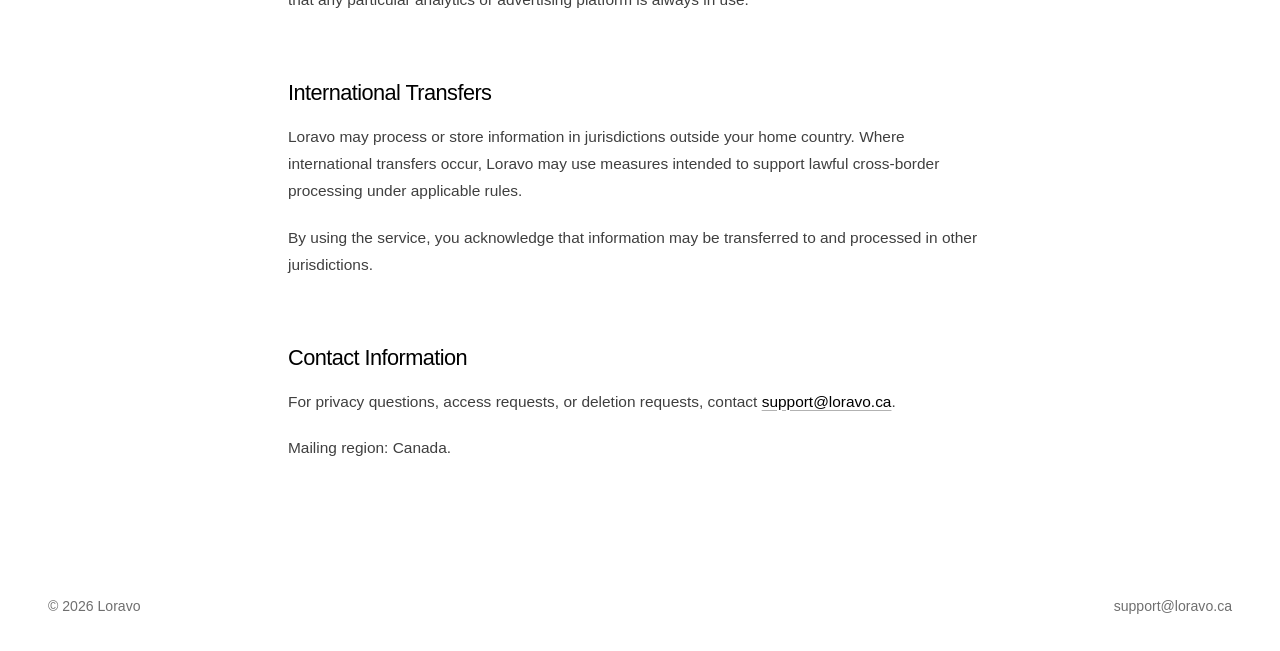
<file: privacy.html>
<!DOCTYPE html>
<html lang="en">
<head>
  <meta charset="UTF-8" />
  <meta name="viewport" content="width=device-width, initial-scale=1.0" />
  <title>Privacy Policy | Loravo Legal</title>
  <meta
    name="description"
    content="Loravo Privacy Policy describing collection, use, retention, security, connected account data, AI interactions, and user rights."
  />
  <link rel="stylesheet" href="style.css" />
  <script src="script.js" defer></script>
</head>
<body data-page="Privacy Policy">
  <header class="site-header">
    <div class="nav-container">
      <div class="header-left">
        <a href="index.html" class="site-logo" aria-label="Loravo home">
          <img src="logo.png" alt="Loravo logo" class="site-logo-mark" />
        </a>

        <nav class="site-nav" id="site-nav" aria-label="Legal">
          <a href="index.html">Terms</a>
          <a href="privacy.html" class="active" aria-current="page">Privacy</a>
          <a href="subscription.html">Subscription</a>
          <a href="acceptable-use.html">Acceptable Use</a>
          <a href="ai-disclosure.html">AI Disclosure</a>
        </nav>
      </div>

      <div class="header-right">
        <a href="index.html" class="site-cta">Try Loravo <span aria-hidden="true">↗</span></a>
      </div>

      <button
        class="nav-toggle"
        type="button"
        aria-expanded="false"
        aria-controls="site-nav"
        aria-label="Open navigation"
      >
        <span></span>
        <span></span>
      </button>
    </div>
  </header>

  <main class="page-shell">
    <section class="page-intro">
      <div class="title-block">
        <p class="meta">Effective March 5, 2026</p>
        <h1>Privacy Policy</h1>
        <p class="intro">
          This Privacy Policy explains how Loravo collects, uses, stores, shares, and deletes information in connection
          with its AI-powered services and connected third-party data sources.
        </p>
      </div>
    </section>

    <article class="legal-document">
        <section id="collect">
          <h2>Information We Collect</h2>
          <p>
            Loravo may collect information you provide directly, information collected automatically when you use the
            service, and information received from connected providers that you authorize.
          </p>
          <p>Depending on your use, this may include:</p>
          <ul>
            <li>Name, email address, account credentials, and support communications</li>
            <li>Billing and transaction details needed to manage subscriptions</li>
            <li>Configuration choices, account settings, and service usage records</li>
            <li>Parental consent details where required for users aged 13 to 17</li>
          </ul>
        </section>

        <section id="oauth">
          <h2>OAuth and Connected Provider Data</h2>
          <p>
            If you connect accounts through OAuth or another authorization flow, Loravo may receive data that you
            explicitly authorize us to access. This may include emails, attachments, calendar events, contacts,
            notes, connected documents, and data from news or weather services, including data from connected
            email providers such as Gmail, Outlook, and Yahoo.
          </p>
          <p>
            Loravo requests the permissions reasonably necessary to provide the connected features you enable.
            You can revoke access through your connected provider or by contacting Loravo.
          </p>
        </section>

        <section id="ai-data">
          <h2>AI Interaction Data</h2>
          <p>
            Loravo may collect prompts, instructions, queries, uploaded inputs, and generated outputs associated
            with your use of AI features. This information may be used to provide responses, improve system quality,
            investigate abuse, and maintain service reliability.
          </p>
          <p>
            AI interaction data may contain personal or confidential information depending on what you submit. You are
            responsible for deciding what information to provide through the service.
          </p>
        </section>

        <section id="use">
          <h2>How We Use Information</h2>
          <p>Loravo may use collected information to:</p>
          <ul>
            <li>Provide, operate, maintain, and improve the service</li>
            <li>Generate AI-powered summaries, insights, organization, and workflow outputs</li>
            <li>Authenticate accounts and maintain security controls</li>
            <li>Process payments, manage subscriptions, and respond to support requests</li>
            <li>Enforce legal terms and comply with applicable laws and lawful requests</li>
          </ul>
          <p>
            Loravo does not sell personal information. We may share information with service providers or infrastructure
            partners where reasonably necessary to operate the service.
          </p>
        </section>

        <section id="security">
          <h2>Data Storage and Security</h2>
          <p>
            Loravo uses administrative, technical, and organizational safeguards intended to protect information
            against unauthorized access, disclosure, alteration, and destruction.
          </p>
          <p>
            Sensitive account or authorization data may be stored using encrypted systems and restricted-access
            infrastructure. No system is completely secure, and Loravo cannot guarantee absolute security.
          </p>
          <p>
            In the event of a confirmed breach, Loravo may notify affected users and relevant authorities when required by law.
          </p>
        </section>

        <section id="retention">
          <h2>Data Retention and Deletion</h2>
          <p>
            Loravo retains information for as long as reasonably necessary to provide the service, maintain security,
            resolve disputes, comply with legal obligations, and enforce agreements.
          </p>
          <p>
            Connected data, AI interaction logs, and account records may be deleted upon account closure or valid deletion
            request, subject to technical limitations, backups, fraud prevention needs, and legal retention requirements.
          </p>
        </section>

        <section id="rights">
          <h2>User Rights and Requests</h2>
          <p>
            Depending on your location, you may have rights to access, correct, update, export, or delete personal
            information, or to object to or restrict certain processing.
          </p>
          <p>
            Requests may be sent to <a href="mailto:support@loravo.ca">support@loravo.ca</a>. Loravo may request
            reasonable verification before acting on a request.
          </p>
        </section>

        <section id="minors">
          <h2>Minor Users and Parental Consent</h2>
          <p>
            Users between 13 and 17 years of age may use Loravo only with parental or guardian permission.
            Parents or guardians may request review or deletion of a minor user’s account information where applicable.
          </p>
          <p>
            Loravo does not knowingly collect personal information from children under 13.
          </p>
        </section>

        <section id="third-party-models">
          <h2>Third-Party Models and AI Usage</h2>
          <p>
            Loravo may use third-party AI systems, including Gemini and GPT-family models, to process prompts and
            generate outputs. Those systems may be operated by external providers under their own terms and privacy practices.
          </p>
          <p>
            Loravo may use de-identified or aggregated interaction data to evaluate quality, security, and service performance,
            unless otherwise stated.
          </p>
        </section>

        <section id="cookies">
          <h2>Cookies and Analytics</h2>
          <p>
            Loravo may use cookies, local storage, and similar technologies for session management, authentication,
            preferences, fraud prevention, and analytics.
          </p>
          <p>
            Some features may not function properly if these technologies are disabled. Loravo does not state here that
            any particular analytics or advertising platform is always in use.
          </p>
        </section>

        <section id="transfers">
          <h2>International Transfers</h2>
          <p>
            Loravo may process or store information in jurisdictions outside your home country. Where international
            transfers occur, Loravo may use measures intended to support lawful cross-border processing under applicable rules.
          </p>
          <p>
            By using the service, you acknowledge that information may be transferred to and processed in other jurisdictions.
          </p>
        </section>

        <section id="contact">
          <h2>Contact Information</h2>
          <p>
            For privacy questions, access requests, or deletion requests, contact
            <a href="mailto:support@loravo.ca">support@loravo.ca</a>.
          </p>
          <p>Mailing region: Canada.</p>
        </section>
    </article>
  </main>

  <footer class="site-footer">
    <div class="footer-inner">
      <p>&copy; 2026 Loravo</p>
      <a href="mailto:support@loravo.ca">support@loravo.ca</a>
    </div>
  </footer>
</body>
</html>
</file>
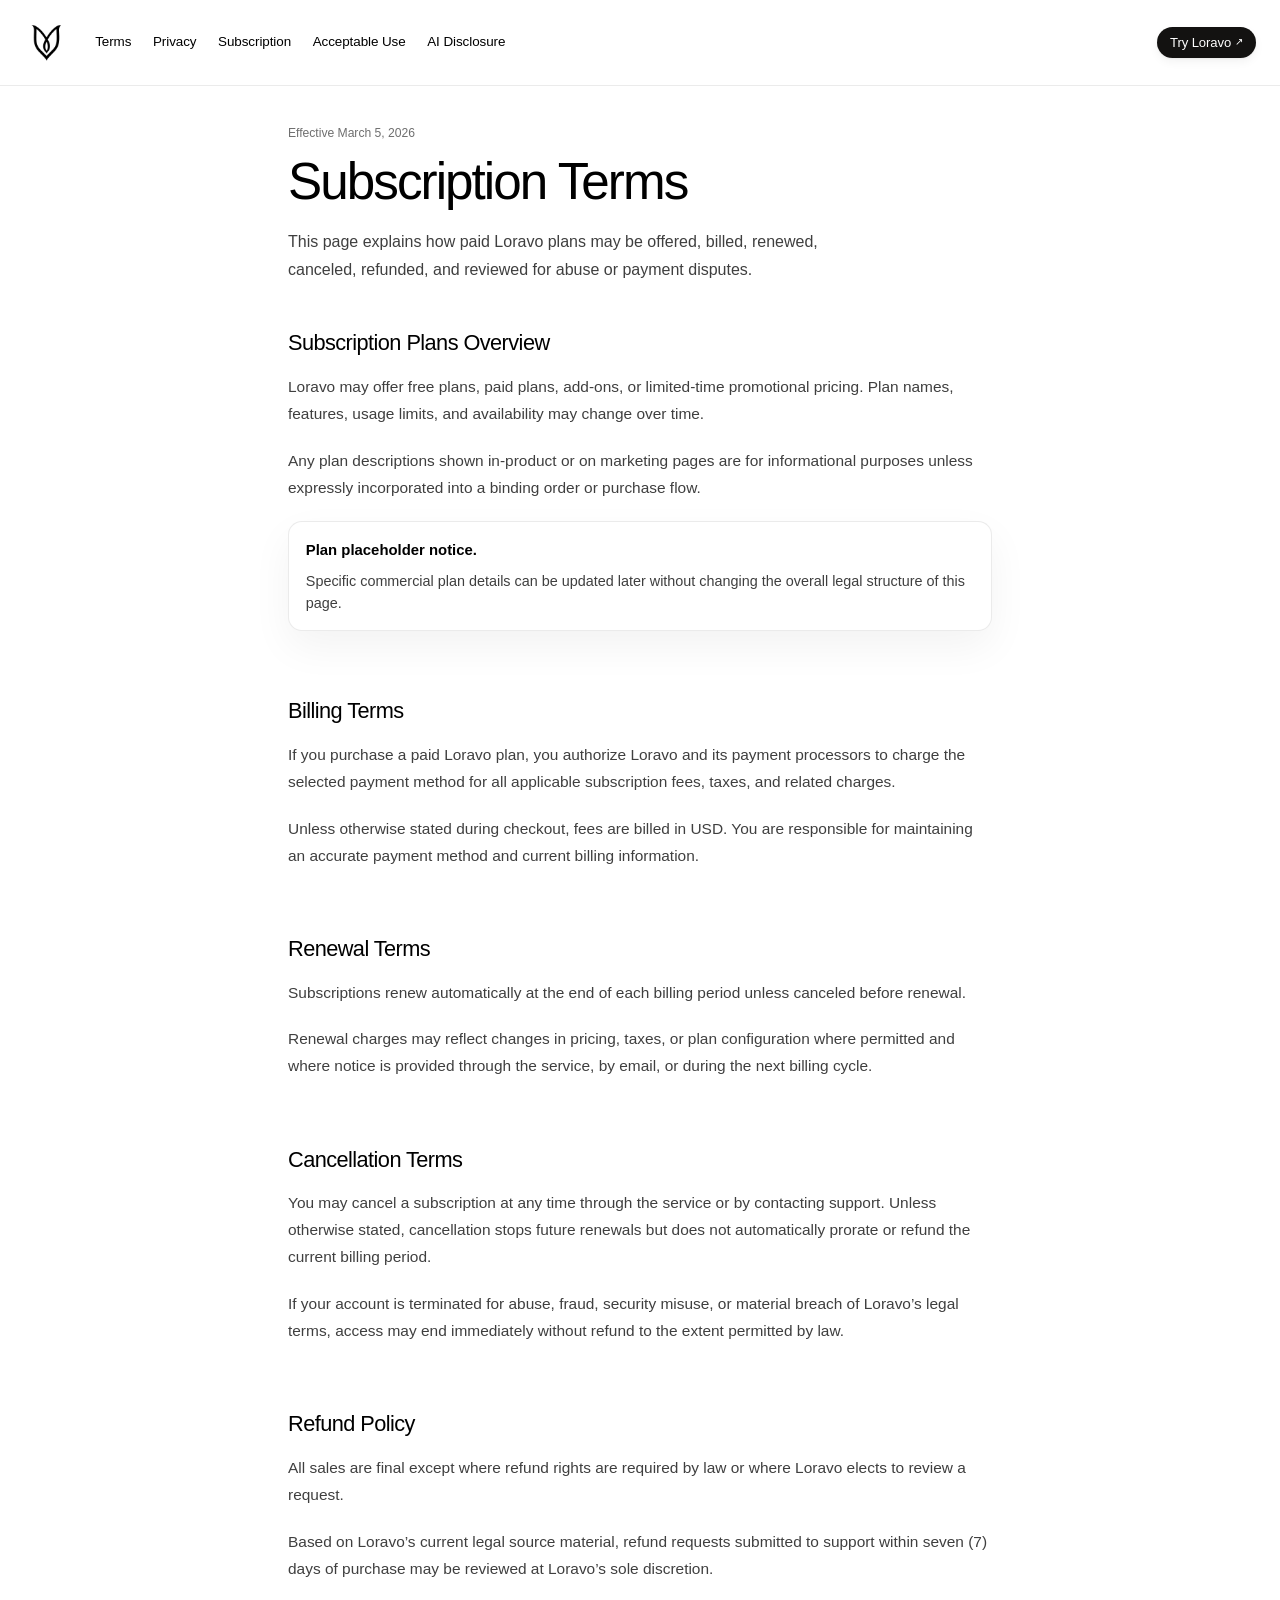
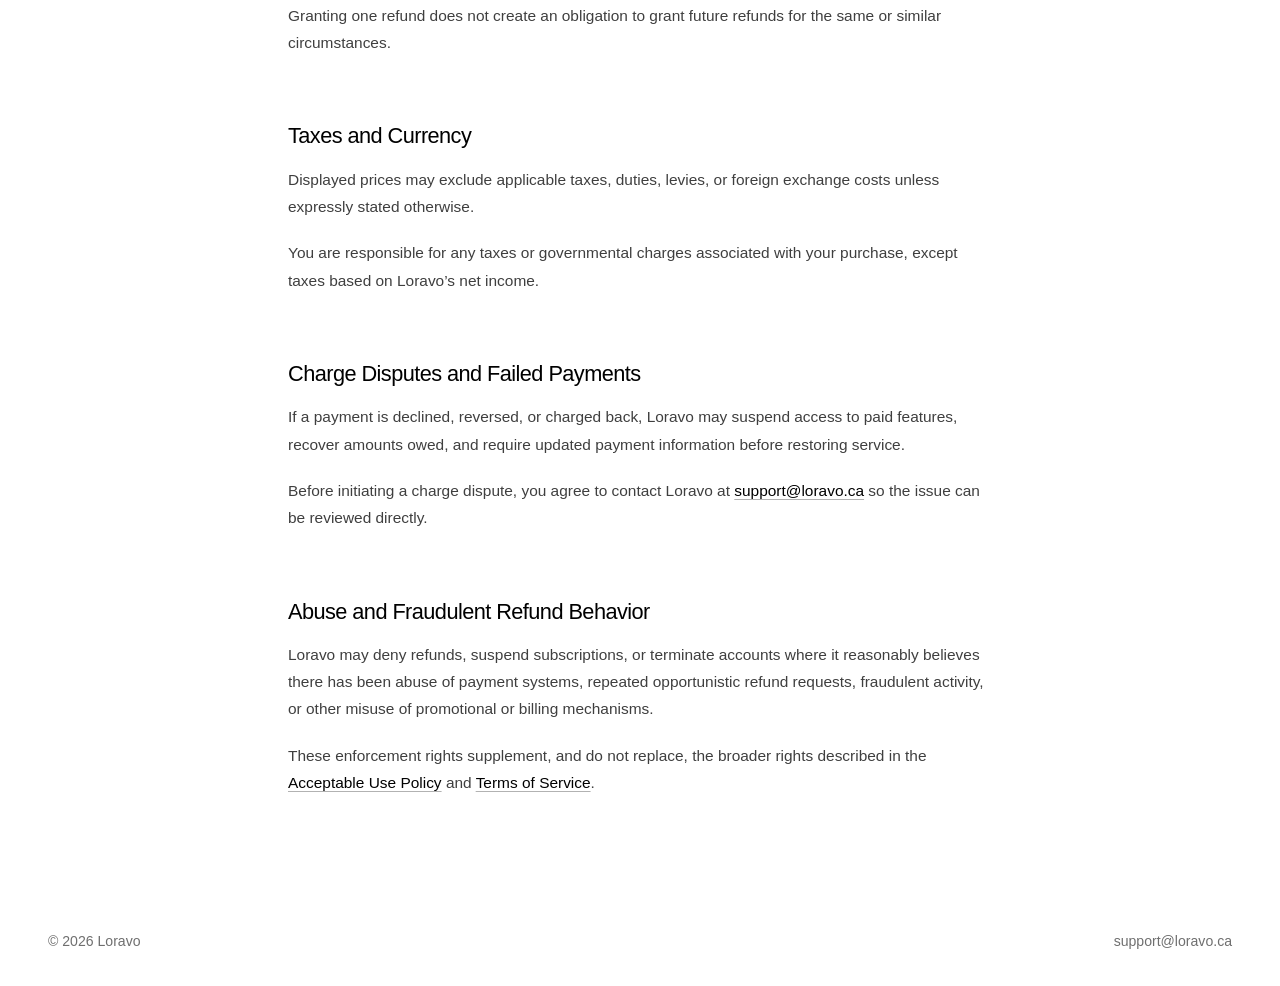
<file: subscription.html>
<!DOCTYPE html>
<html lang="en">
<head>
  <meta charset="UTF-8" />
  <meta name="viewport" content="width=device-width, initial-scale=1.0" />
  <title>Subscription Terms | Loravo Legal</title>
  <meta
    name="description"
    content="Loravo subscription terms covering billing, renewals, cancellations, refunds, taxes, and charge disputes."
  />
  <link rel="stylesheet" href="style.css" />
  <script src="script.js" defer></script>
</head>
<body data-page="Subscription Terms">
  <header class="site-header">
    <div class="nav-container">
      <div class="header-left">
        <a href="index.html" class="site-logo" aria-label="Loravo home">
          <img src="logo.png" alt="Loravo logo" class="site-logo-mark" />
        </a>

        <nav class="site-nav" id="site-nav" aria-label="Legal">
          <a href="index.html">Terms</a>
          <a href="privacy.html">Privacy</a>
          <a href="subscription.html" class="active" aria-current="page">Subscription</a>
          <a href="acceptable-use.html">Acceptable Use</a>
          <a href="ai-disclosure.html">AI Disclosure</a>
        </nav>
      </div>

      <div class="header-right">
        <a href="index.html" class="site-cta">Try Loravo <span aria-hidden="true">↗</span></a>
      </div>

      <button
        class="nav-toggle"
        type="button"
        aria-expanded="false"
        aria-controls="site-nav"
        aria-label="Open navigation"
      >
        <span></span>
        <span></span>
      </button>
    </div>
  </header>

  <main class="page-shell">
    <section class="page-intro">
      <div class="title-block">
        <p class="meta">Effective March 5, 2026</p>
        <h1>Subscription Terms</h1>
        <p class="intro">
          This page explains how paid Loravo plans may be offered, billed, renewed, canceled, refunded, and reviewed
          for abuse or payment disputes.
        </p>
      </div>
    </section>

    <article class="legal-document">
        <section id="plans">
          <h2>Subscription Plans Overview</h2>
          <p>
            Loravo may offer free plans, paid plans, add-ons, or limited-time promotional pricing. Plan names,
            features, usage limits, and availability may change over time.
          </p>
          <p>
            Any plan descriptions shown in-product or on marketing pages are for informational purposes unless expressly
            incorporated into a binding order or purchase flow.
          </p>
          <div class="callout">
            <strong>Plan placeholder notice.</strong>
            <span>
              Specific commercial plan details can be updated later without changing the overall legal structure of this page.
            </span>
          </div>
        </section>

        <section id="billing">
          <h2>Billing Terms</h2>
          <p>
            If you purchase a paid Loravo plan, you authorize Loravo and its payment processors to charge the selected
            payment method for all applicable subscription fees, taxes, and related charges.
          </p>
          <p>
            Unless otherwise stated during checkout, fees are billed in USD. You are responsible for maintaining an
            accurate payment method and current billing information.
          </p>
        </section>

        <section id="renewal">
          <h2>Renewal Terms</h2>
          <p>
            Subscriptions renew automatically at the end of each billing period unless canceled before renewal.
          </p>
          <p>
            Renewal charges may reflect changes in pricing, taxes, or plan configuration where permitted and where notice
            is provided through the service, by email, or during the next billing cycle.
          </p>
        </section>

        <section id="cancellation">
          <h2>Cancellation Terms</h2>
          <p>
            You may cancel a subscription at any time through the service or by contacting support. Unless otherwise stated,
            cancellation stops future renewals but does not automatically prorate or refund the current billing period.
          </p>
          <p>
            If your account is terminated for abuse, fraud, security misuse, or material breach of Loravo’s legal terms,
            access may end immediately without refund to the extent permitted by law.
          </p>
        </section>

        <section id="refunds">
          <h2>Refund Policy</h2>
          <p>
            All sales are final except where refund rights are required by law or where Loravo elects to review a request.
          </p>
          <p>
            Based on Loravo’s current legal source material, refund requests submitted to support within seven (7) days
            of purchase may be reviewed at Loravo’s sole discretion.
          </p>
          <p>
            Granting one refund does not create an obligation to grant future refunds for the same or similar circumstances.
          </p>
        </section>

        <section id="taxes">
          <h2>Taxes and Currency</h2>
          <p>
            Displayed prices may exclude applicable taxes, duties, levies, or foreign exchange costs unless expressly stated otherwise.
          </p>
          <p>
            You are responsible for any taxes or governmental charges associated with your purchase, except taxes based on Loravo’s net income.
          </p>
        </section>

        <section id="disputes">
          <h2>Charge Disputes and Failed Payments</h2>
          <p>
            If a payment is declined, reversed, or charged back, Loravo may suspend access to paid features, recover
            amounts owed, and require updated payment information before restoring service.
          </p>
          <p>
            Before initiating a charge dispute, you agree to contact Loravo at
            <a href="mailto:support@loravo.ca">support@loravo.ca</a> so the issue can be reviewed directly.
          </p>
        </section>

        <section id="abuse">
          <h2>Abuse and Fraudulent Refund Behavior</h2>
          <p>
            Loravo may deny refunds, suspend subscriptions, or terminate accounts where it reasonably believes there has
            been abuse of payment systems, repeated opportunistic refund requests, fraudulent activity, or other misuse
            of promotional or billing mechanisms.
          </p>
          <p>
            These enforcement rights supplement, and do not replace, the broader rights described in the
            <a href="acceptable-use.html">Acceptable Use Policy</a> and <a href="index.html">Terms of Service</a>.
          </p>
        </section>
    </article>
  </main>

  <footer class="site-footer">
    <div class="footer-inner">
      <p>&copy; 2026 Loravo</p>
      <a href="mailto:support@loravo.ca">support@loravo.ca</a>
    </div>
  </footer>
</body>
</html>
</file>
<file: style.css>
:root {
  color-scheme: light dark;
  --bg: #ffffff;
  --surface: #ffffff;
  --surface-strong: #ffffff;
  --text: #000000;
  --muted: #3f3f3f;
  --muted-soft: #6f6f6f;
  --border: rgba(0, 0, 0, 0.08);
  --border-strong: rgba(0, 0, 0, 0.14);
  --accent: #000000;
  --link: #000000;
  --link-hover: #111111;
  --shadow: 0 16px 40px rgba(0, 0, 0, 0.05);
  --focus: #2563eb;
  --header-height: 4.6rem;
  --page-width: 74rem;
  --content-width: 44rem;
  --radius: 1.1rem;
  --radius-sm: 0.875rem;
  --sans: -apple-system, BlinkMacSystemFont, "SF Pro Display", "SF Pro Text", "Helvetica Neue", Helvetica, Arial, sans-serif;
  --header-gutter: clamp(0.6rem, 1.35vw, 1.1rem);
  --header-logo-height: 44px;
  --header-logo-height-mobile: 40px;
}

@media (prefers-color-scheme: dark) {
  :root {
    --bg: #000000;
    --surface: #000000;
    --surface-strong: #000000;
    --text: #ffffff;
    --muted: #e0e0e0;
    --muted-soft: #d9d9d9;
    --border: rgba(255, 255, 255, 0.1);
    --border-strong: rgba(255, 255, 255, 0.14);
    --accent: #ffffff;
    --link: #ffffff;
    --link-hover: #ffffff;
    --shadow: 0 22px 54px rgba(0, 0, 0, 0.24);
    --focus: #93c5fd;
  }
}

*,
*::before,
*::after {
  box-sizing: border-box;
}

html {
  scroll-behavior: smooth;
  background: #ffffff !important;
  font-family: var(--sans);
}

body {
  margin: 0;
  min-width: 20rem;
  background: #ffffff !important;
  color: var(--text);
  font-family: var(--sans);
  font-weight: 400;
  line-height: 1.66;
  text-rendering: optimizeLegibility;
  -webkit-font-smoothing: antialiased;
  -moz-osx-font-smoothing: grayscale;
}

@media (prefers-color-scheme: dark) {
  html,
  body {
    background: #000000 !important;
    color: #ffffff;
  }
}

img {
  max-width: 100%;
}

a {
  color: var(--link);
  text-decoration-color: rgba(0, 0, 0, 0.3);
  text-underline-offset: 0.18em;
}

@media (prefers-color-scheme: dark) {
  a {
    text-decoration-color: rgba(250, 245, 234, 0.3);
  }
}

a:hover {
  color: var(--link-hover);
}

button,
select,
input,
textarea {
  font: inherit;
  font-family: var(--sans);
}

:focus-visible {
  outline: 0.16rem solid var(--focus);
  outline-offset: 0.18rem;
}

.site-header {
  position: sticky;
  top: 0;
  z-index: 20;
  width: 100%;
  padding: 14px 24px;
  background: #ffffff !important;
  border-bottom: 1px solid var(--border);
  box-shadow: none;
}

@media (prefers-color-scheme: dark) {
  .site-header {
    background: #000000 !important;
    border-bottom: 1px solid rgba(255, 255, 255, 0.08);
  }
}

.page-shell,
.footer-inner {
  width: min(calc(100% - 2rem), var(--page-width));
  margin: 0 auto;
}

.page-shell,
.page-container,
main,
section {
  background: transparent !important;
}

.nav-container {
  width: 100%;
  display: flex;
  align-items: center;
  justify-content: space-between;
  gap: 2rem;
  min-height: 3.55rem;
}

.header-left {
  display: flex;
  align-items: center;
  justify-content: flex-start;
  gap: 1.7rem;
  min-width: 0;
  flex: 1 1 auto;
}

.header-right {
  display: flex;
  align-items: center;
  justify-content: flex-end;
  flex-shrink: 0;
}

.site-logo {
  display: flex;
  align-items: center;
  justify-content: flex-start;
  flex-shrink: 0;
  text-decoration: none;
  min-height: 2.75rem;
}

.site-logo-mark {
  display: block;
  width: var(--header-logo-height);
  height: var(--header-logo-height);
  object-fit: contain;
  opacity: 1;
  filter: brightness(0) saturate(100%);
  transition: transform 0.2s ease, filter 0.2s ease;
}

.site-logo:hover .site-logo-mark {
  transform: translateY(-1px);
  filter: brightness(0) saturate(100%);
}

@media (prefers-color-scheme: dark) {
  .site-logo-mark {
    filter: brightness(0) invert(1);
  }

  .site-logo:hover .site-logo-mark {
    filter: brightness(0) invert(1);
  }
}

.site-nav {
  display: flex;
  align-items: center;
  gap: 1.35rem;
  justify-content: flex-start;
  flex-wrap: wrap;
}

.site-nav a {
  display: inline-flex;
  align-items: center;
  min-height: 1.6rem;
  padding: 0;
  border-radius: 0;
  border: 0;
  color: var(--link);
  font-size: 0.84rem;
  font-weight: 450;
  letter-spacing: -0.006em;
  text-decoration: none;
  transition:
    color 140ms ease,
    opacity 140ms ease;
}

.site-nav a:hover {
  color: var(--text);
  opacity: 0.82;
}

.site-nav a.active {
  color: var(--text);
  font-weight: 500;
  opacity: 1;
}

.site-cta {
  position: relative;
  display: inline-flex;
  align-items: center;
  justify-content: center;
  gap: 0.24rem;
  min-height: 1.98rem;
  padding: 0 0.76rem;
  border-radius: 999px;
  border: 1px solid rgba(24, 22, 19, 0.1);
  background: #131211;
  color: #ffffff;
  font-size: 0.82rem;
  font-weight: 530;
  letter-spacing: -0.008em;
  text-decoration: none;
  overflow: hidden;
  box-shadow: 0 1px 2px rgba(24, 22, 19, 0.05), 0 4px 10px rgba(24, 22, 19, 0.05);
  transition:
    transform 180ms ease,
    box-shadow 180ms ease,
    background-color 180ms ease,
    border-color 180ms ease,
    color 180ms ease;
}

.site-cta::after {
  content: "";
  position: absolute;
  top: 0;
  left: -120%;
  width: 60%;
  height: 100%;
  background: linear-gradient(
    120deg,
    transparent 0%,
    rgba(255, 255, 255, 0.22) 50%,
    transparent 100%
  );
  transform: skewX(-20deg);
  pointer-events: none;
}

.site-cta:hover {
  color: #ffffff;
  transform: translateY(-1px);
  background: #0f0f0e;
  border-color: rgba(24, 22, 19, 0.12);
  box-shadow: 0 1px 3px rgba(24, 22, 19, 0.07), 0 7px 16px rgba(24, 22, 19, 0.07);
}

.site-cta:active {
  transform: scale(0.97);
}

.site-cta:active::after {
  animation: loravo-shine 0.45s ease;
}

.site-cta span {
  font-size: 0.74em;
  transform: translateY(-0.01em);
}

@media (prefers-color-scheme: dark) {
  .site-cta::after {
    background: linear-gradient(
      120deg,
      transparent 0%,
      rgba(0, 0, 0, 0.12) 50%,
      transparent 100%
    );
  }

  .site-cta {
    background: #ffffff;
    color: #000000;
    border-color: #ffffff;
    box-shadow: 0 1px 2px rgba(0, 0, 0, 0.1), 0 5px 12px rgba(0, 0, 0, 0.09);
  }

  .site-cta:hover {
    background: #ffffff;
    color: #000000;
    border-color: #ffffff;
    box-shadow: 0 1px 3px rgba(0, 0, 0, 0.12), 0 7px 16px rgba(0, 0, 0, 0.1);
  }

  .site-nav a {
    color: #ffffff;
    opacity: 1;
  }

  .site-nav a:hover,
  .site-nav a.active {
    color: #ffffff;
    opacity: 1;
  }

  h1,
  h2,
  h3,
  .meta {
    color: #ffffff;
  }

  .legal-document p,
  .legal-document li,
  .intro,
  .footer-inner p,
  .footer-inner a {
    color: #e0e0e0;
  }
}

@keyframes loravo-shine {
  0% {
    left: -120%;
  }

  100% {
    left: 140%;
  }
}

.nav-toggle {
  display: none;
  margin-left: auto;
  width: 2.75rem;
  height: 2.75rem;
  padding: 0;
  border: 1px solid var(--border);
  border-radius: 999px;
  background: var(--surface);
  color: var(--text);
  align-items: center;
  justify-content: center;
  cursor: pointer;
}

.nav-toggle span {
  position: absolute;
  width: 1rem;
  height: 0.1rem;
  background: currentColor;
  border-radius: 999px;
  transition: transform 140ms ease, opacity 140ms ease;
}

.nav-toggle span:first-child {
  transform: translateY(-0.2rem);
}

.nav-toggle span:last-child {
  transform: translateY(0.2rem);
}

.nav-toggle[aria-expanded="true"] span:first-child {
  transform: rotate(45deg);
}

.nav-toggle[aria-expanded="true"] span:last-child {
  transform: rotate(-45deg);
}

.page-shell {
  padding: 2.35rem 0 5.8rem;
}

.page-intro {
  margin-bottom: 3rem;
}

.title-block {
  max-width: var(--content-width);
  margin: 0 auto;
}

.meta {
  margin: 0 0 0.8rem;
  color: var(--muted-soft);
  font-size: 0.76rem;
  font-weight: 450;
  letter-spacing: -0.002em;
  text-transform: none;
}

h1,
h2,
h3 {
  margin: 0;
  line-height: 1.08;
  letter-spacing: -0.035em;
  font-family: var(--sans);
  font-weight: 500;
}

h1 {
  max-width: 16ch;
  font-size: clamp(2.3rem, 4vw, 3.85rem);
  line-height: 1;
  letter-spacing: -0.038em;
  font-weight: 500;
}

.intro {
  margin: 1.3rem 0 0;
  max-width: 36rem;
  color: var(--muted);
  font-size: 1rem;
  line-height: 1.72;
  font-weight: 400;
}

.legal-document {
  min-width: 0;
  max-width: var(--content-width);
  margin: 0 auto;
}

.legal-document section + section {
  margin-top: 4.25rem;
}

.legal-document h2 {
  margin-bottom: 1.05rem;
  font-size: clamp(1.34rem, 1.7vw, 1.68rem);
  line-height: 1.14;
  letter-spacing: -0.026em;
  font-weight: 500;
}

.legal-document h3 {
  margin-top: 1.9rem;
  margin-bottom: 0.8rem;
  font-size: 0.99rem;
  line-height: 1.24;
  font-weight: 500;
}

.legal-document p,
.legal-document li {
  color: var(--muted);
  font-size: 0.965rem;
  line-height: 1.76;
  font-weight: 400;
}

.legal-document p {
  margin: 0 0 1.22rem;
}

.legal-document ul,
.legal-document ol {
  margin: 0 0 1.55rem 1.35rem;
  padding: 0;
}

.legal-document li {
  margin-bottom: 0.9rem;
  padding-left: 0.2rem;
}

.policy-grid {
  display: grid;
  grid-template-columns: repeat(2, minmax(0, 1fr));
  gap: 1rem;
  margin-top: 1rem;
}

.policy-card,
.callout {
  display: flex;
  flex-direction: column;
  gap: 0.45rem;
  padding: 1rem 1.05rem;
  border: 1px solid var(--border);
  border-radius: var(--radius-sm);
  background: var(--surface);
  box-shadow: var(--shadow);
}

.policy-card {
  text-decoration: none;
}

.policy-card strong,
.callout strong {
  color: var(--text);
  font-size: 0.93rem;
}

.policy-card span,
.callout span {
  color: var(--muted);
  font-size: 0.9rem;
  line-height: 1.55;
}

.site-footer {
  border-top: none !important;
  background: transparent;
  box-shadow: none !important;
}

main,
section {
  border-bottom: none !important;
  box-shadow: none !important;
}

.footer-inner {
  display: flex;
  align-items: center;
  justify-content: space-between;
  gap: 1rem;
  padding: 1.35rem 0 2rem;
}

.footer-inner p,
.footer-inner a {
  margin: 0;
  color: var(--muted-soft);
  font-size: 0.88rem;
  text-decoration: none;
}

.footer-inner a:hover {
  color: var(--text);
}

@media (max-width: 52rem) {
  .nav-container {
    flex-wrap: wrap;
    justify-content: space-between;
    gap: 0.8rem;
  }

  .header-left {
    flex: 1 1 auto;
    min-width: 0;
    gap: 0.65rem;
  }

  .header-right {
    order: 2;
  }

  .nav-toggle {
    position: relative;
    display: inline-flex;
    order: 3;
  }

  .site-nav {
    display: none;
    width: 100%;
    order: 4;
    padding-top: 0.85rem;
    flex-direction: column;
    align-items: stretch;
    gap: 0.35rem;
  }

  .site-nav.open {
    display: flex;
  }

  .site-nav a {
    justify-content: center;
    min-height: 2.35rem;
    padding: 0;
  }

  .site-cta {
    min-height: 1.88rem;
    padding: 0 0.72rem;
    font-size: 0.78rem;
  }

  .footer-inner {
    flex-direction: column;
    align-items: stretch;
  }

  .policy-grid {
    grid-template-columns: 1fr;
  }

  .site-header {
    padding: 12px 18px;
  }

  .site-logo {
    min-height: var(--header-logo-height-mobile);
  }

  .site-logo-mark {
    width: var(--header-logo-height-mobile);
    height: var(--header-logo-height-mobile);
  }
}

@media (max-width: 40rem) {
  .page-shell {
    padding-top: 1.75rem;
    padding-bottom: 4rem;
  }

  h1 {
    font-size: 2.08rem;
  }

  .intro,
  .legal-document p,
  .legal-document li {
    font-size: 0.94rem;
  }
}
</file>
